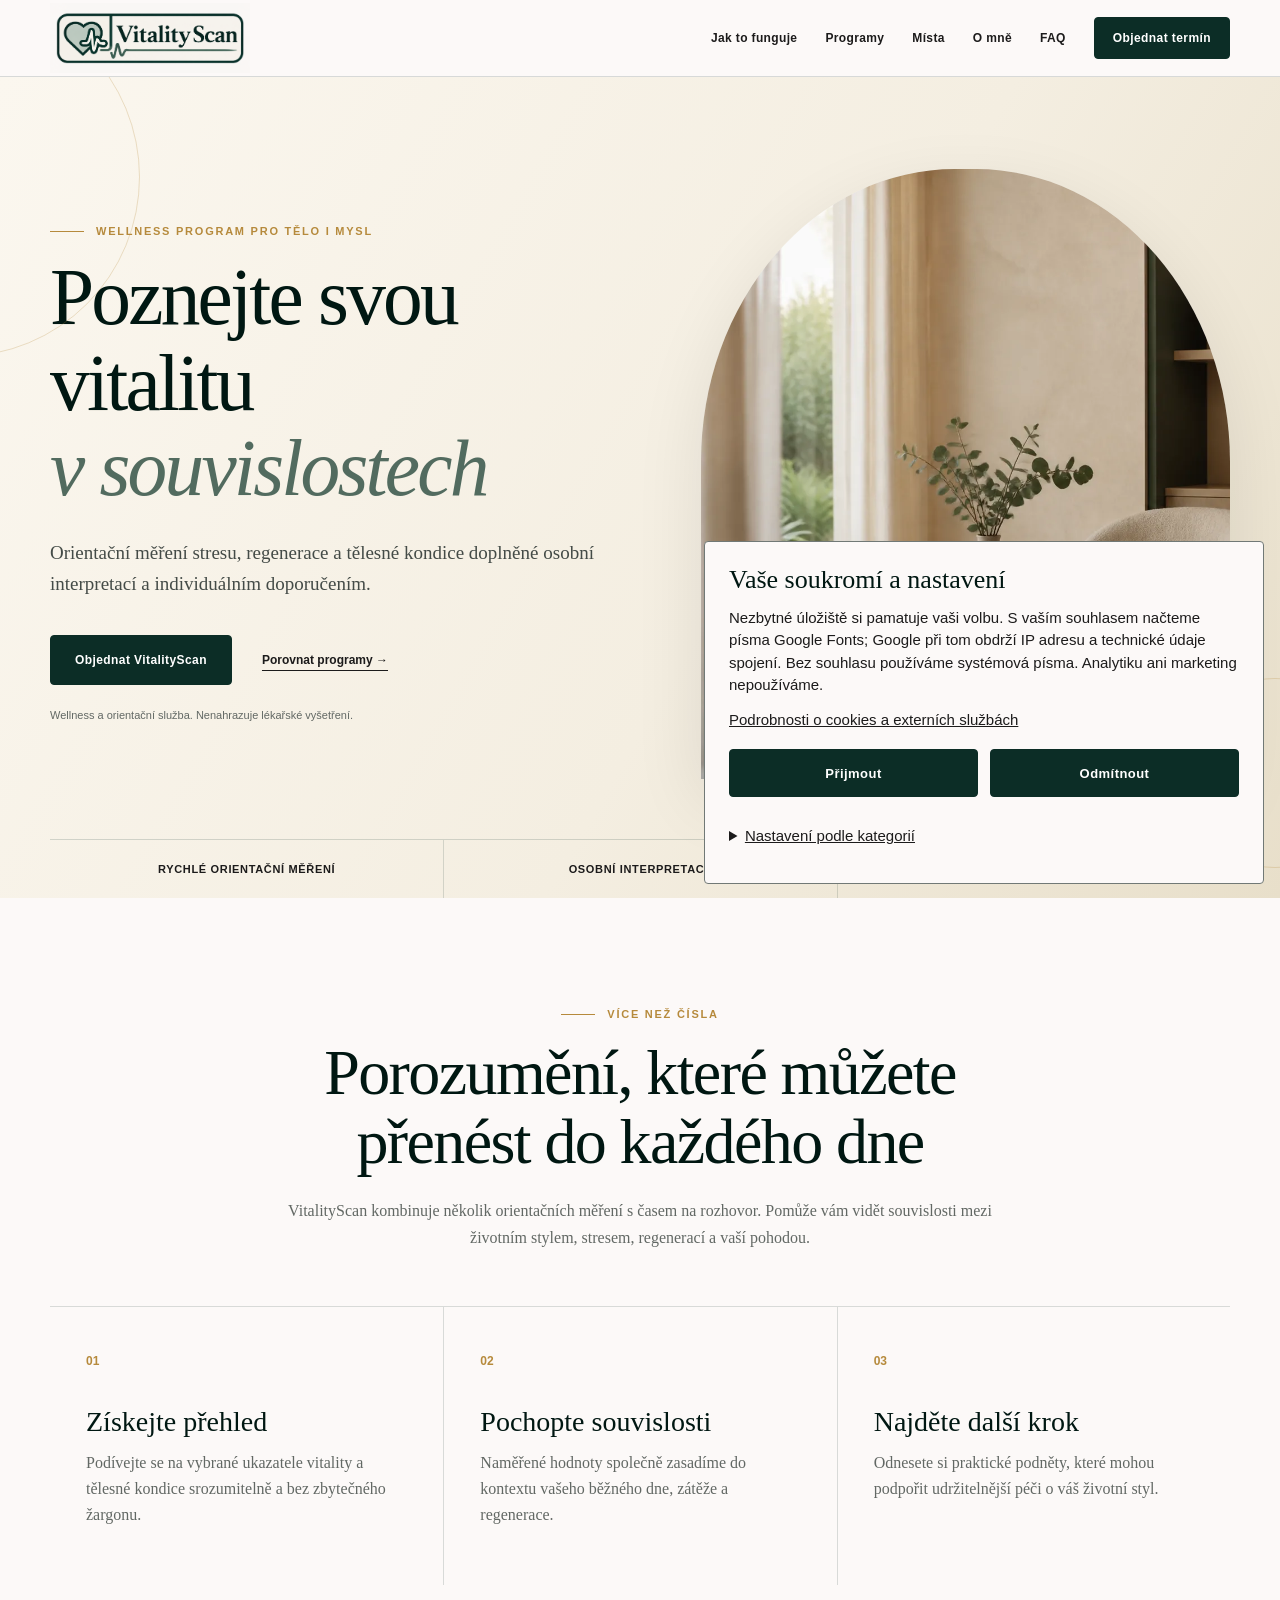
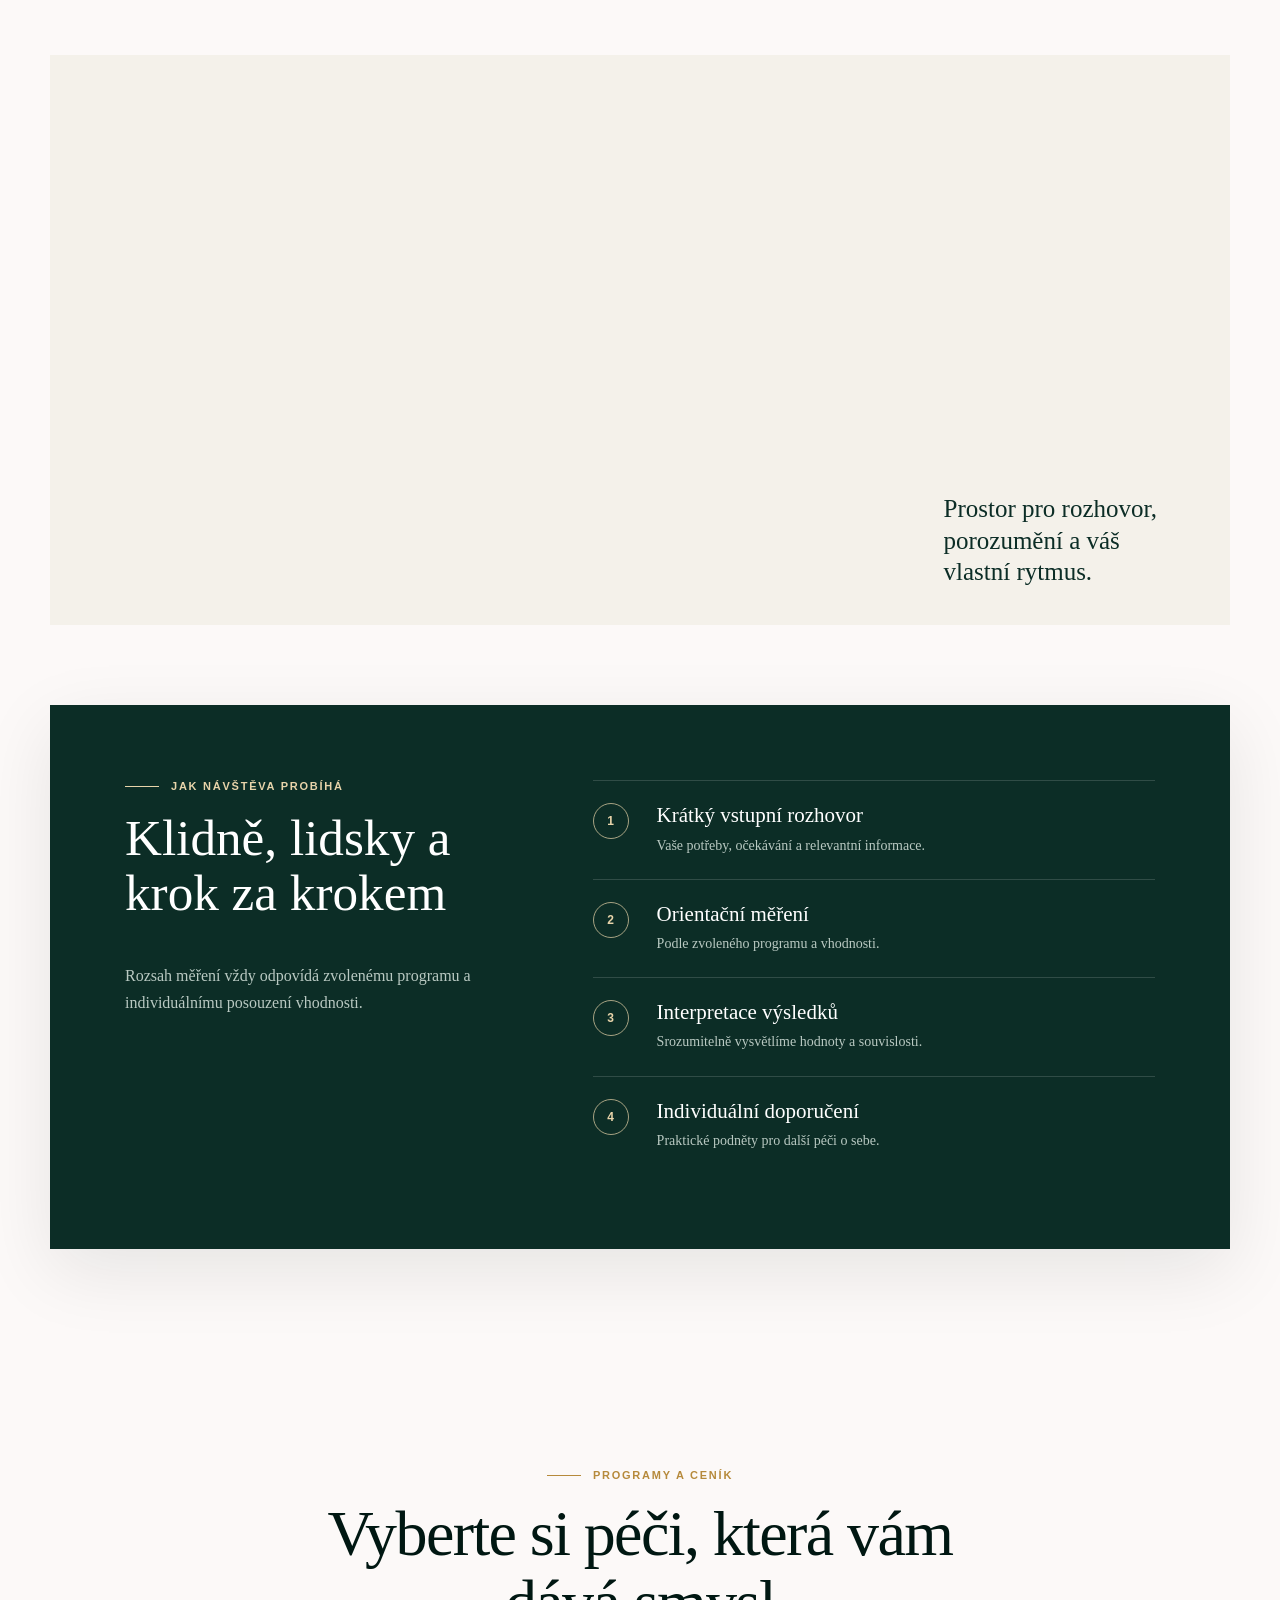
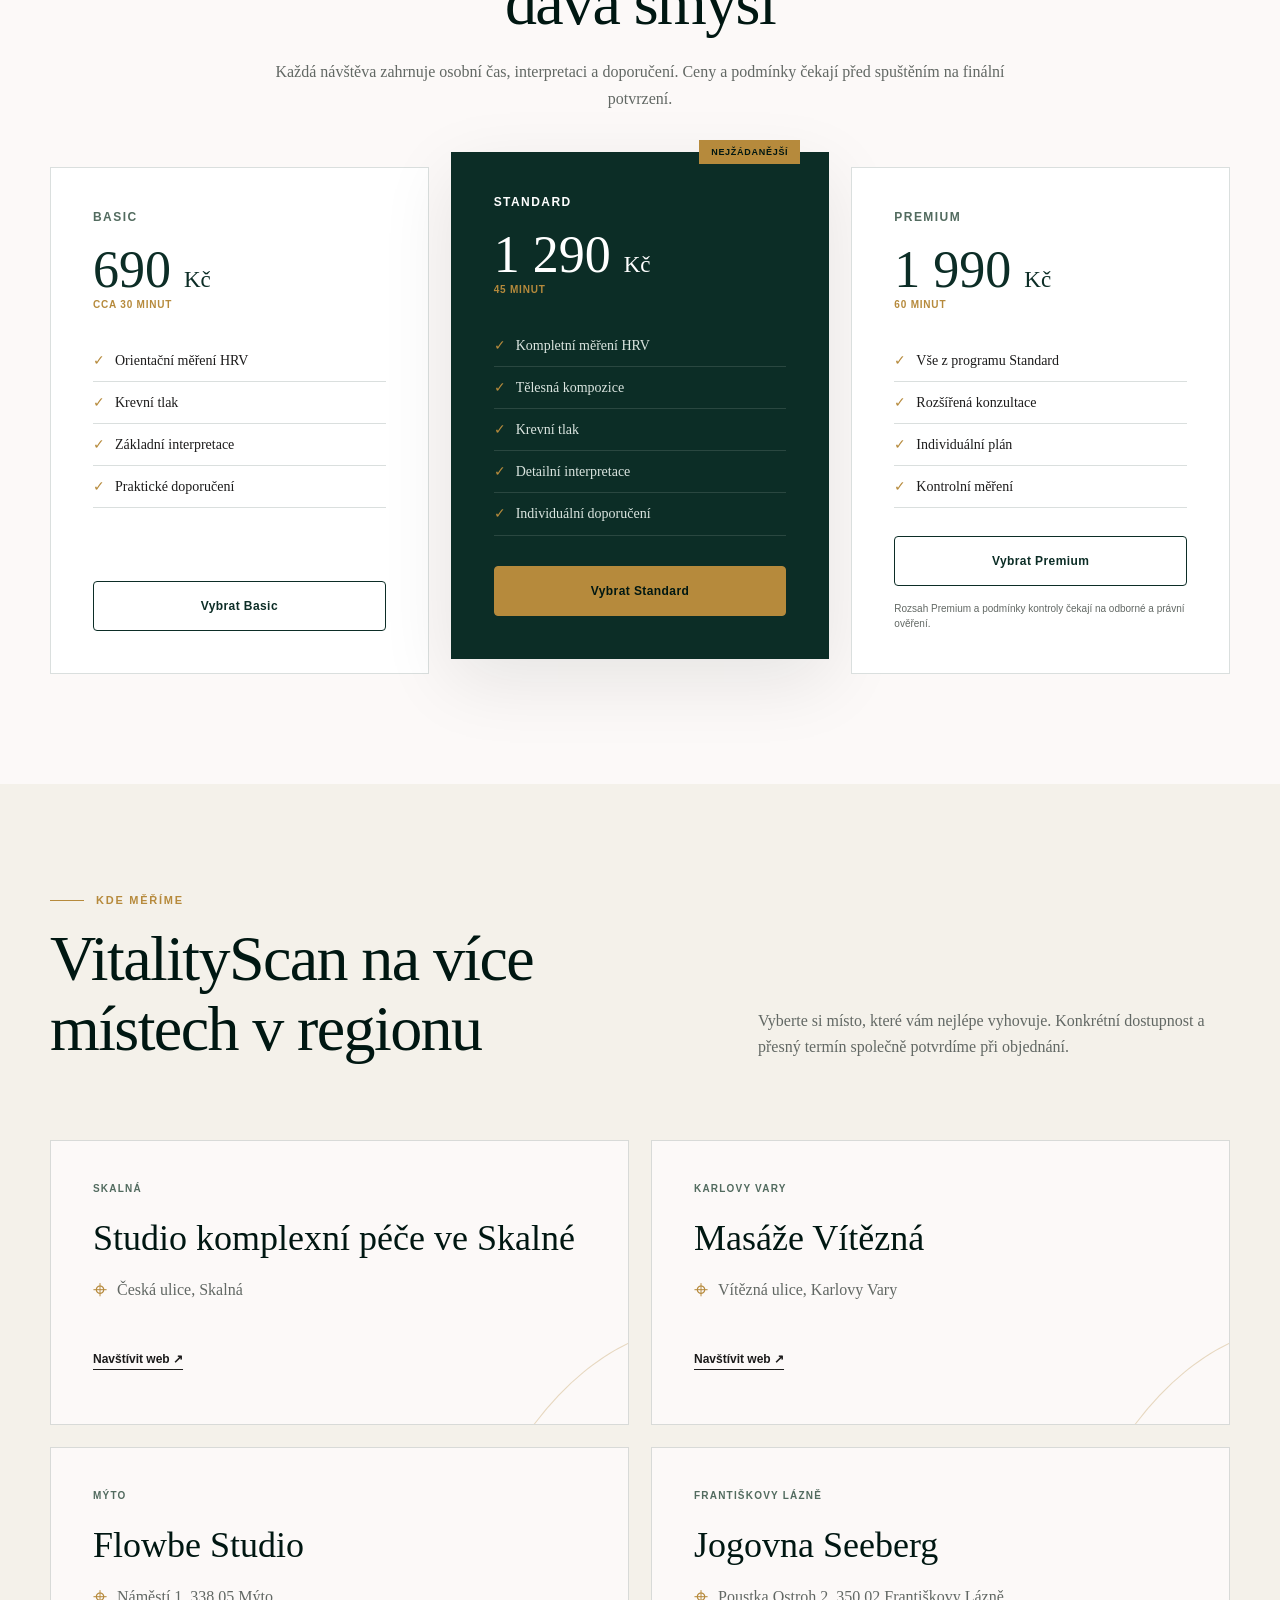
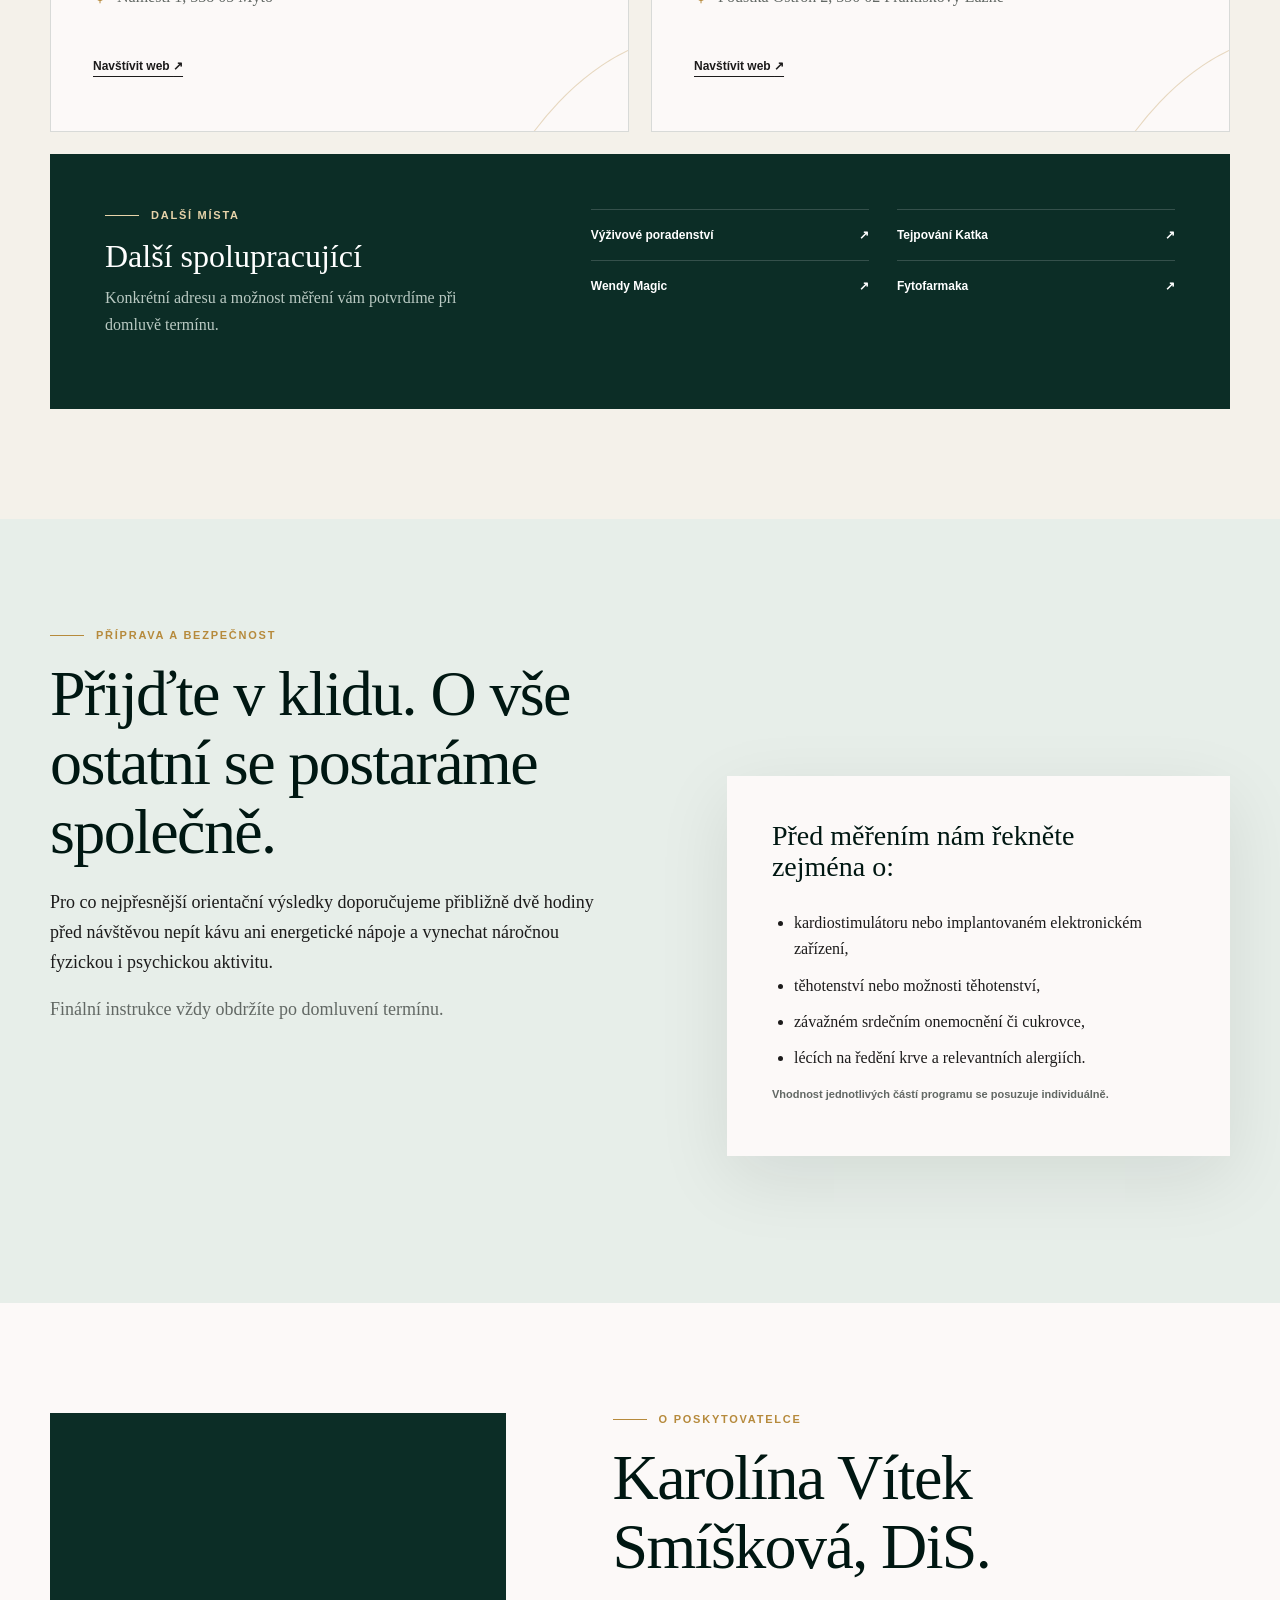
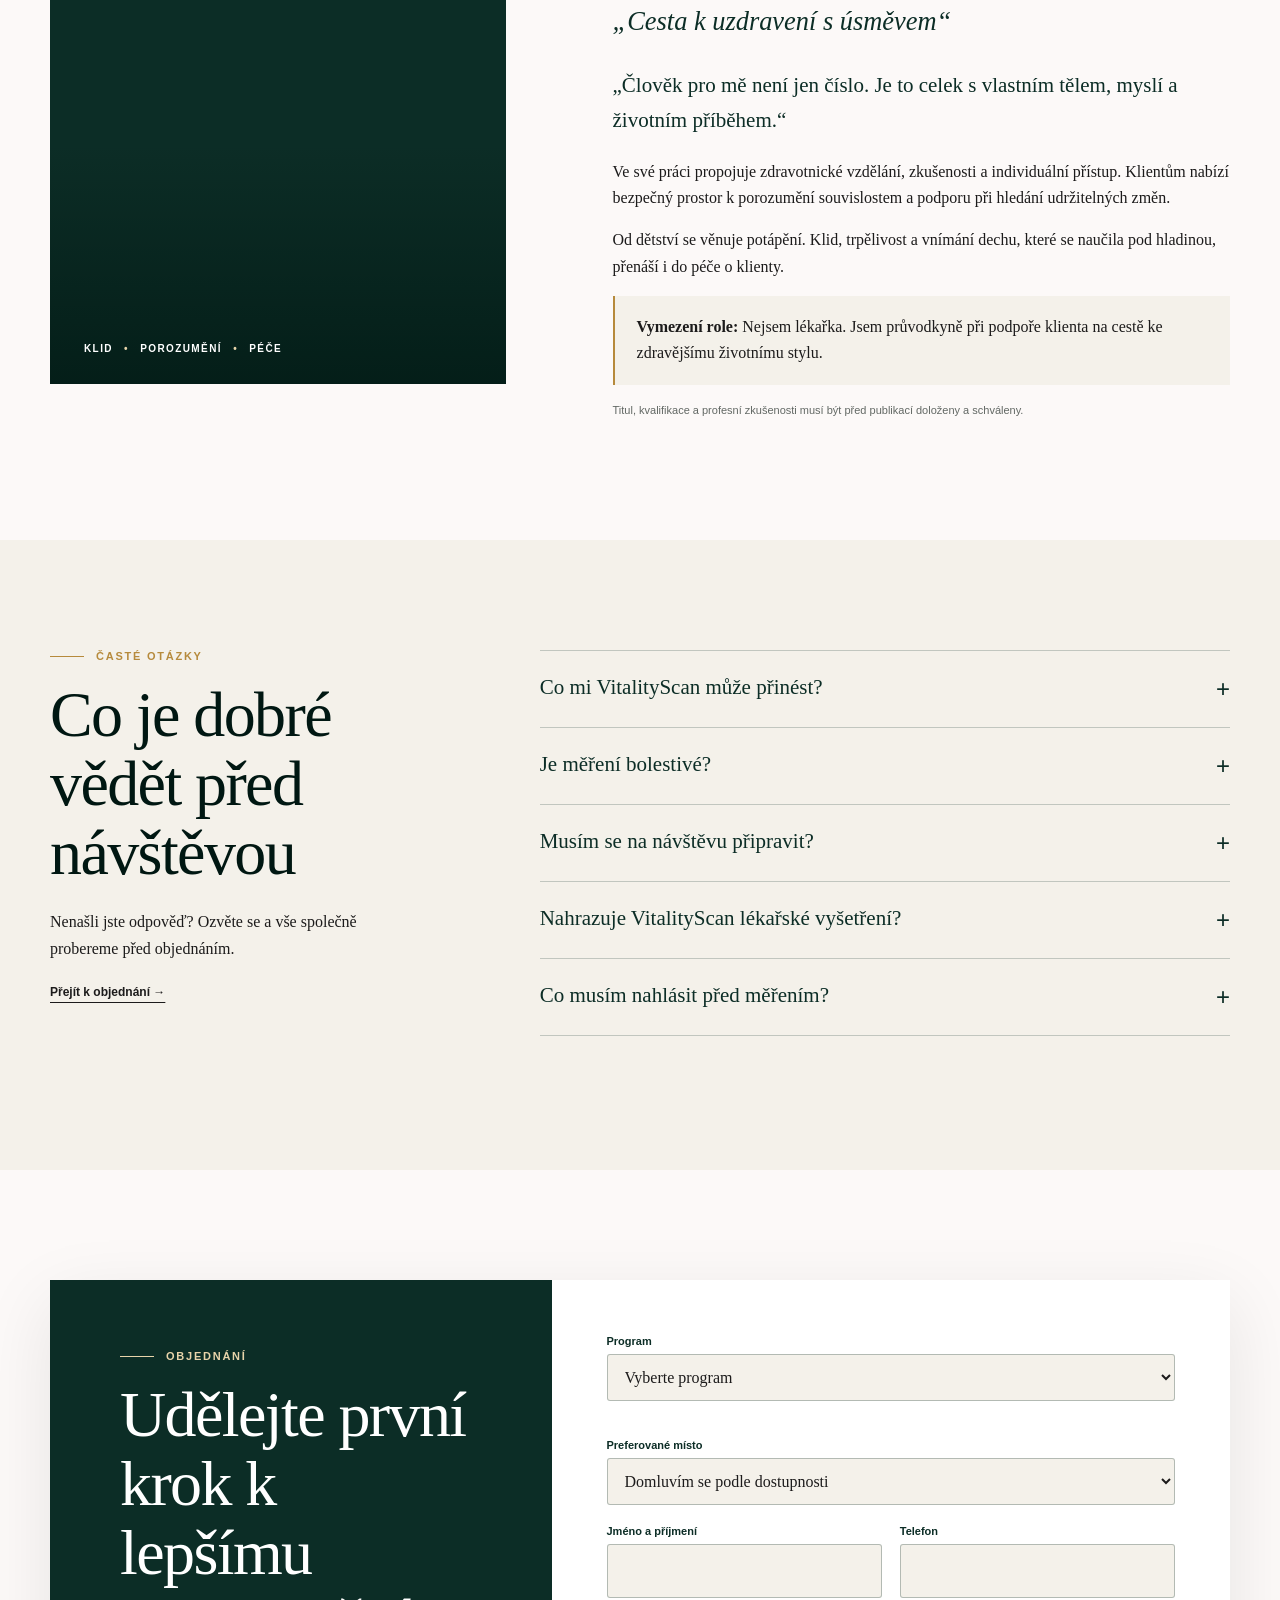
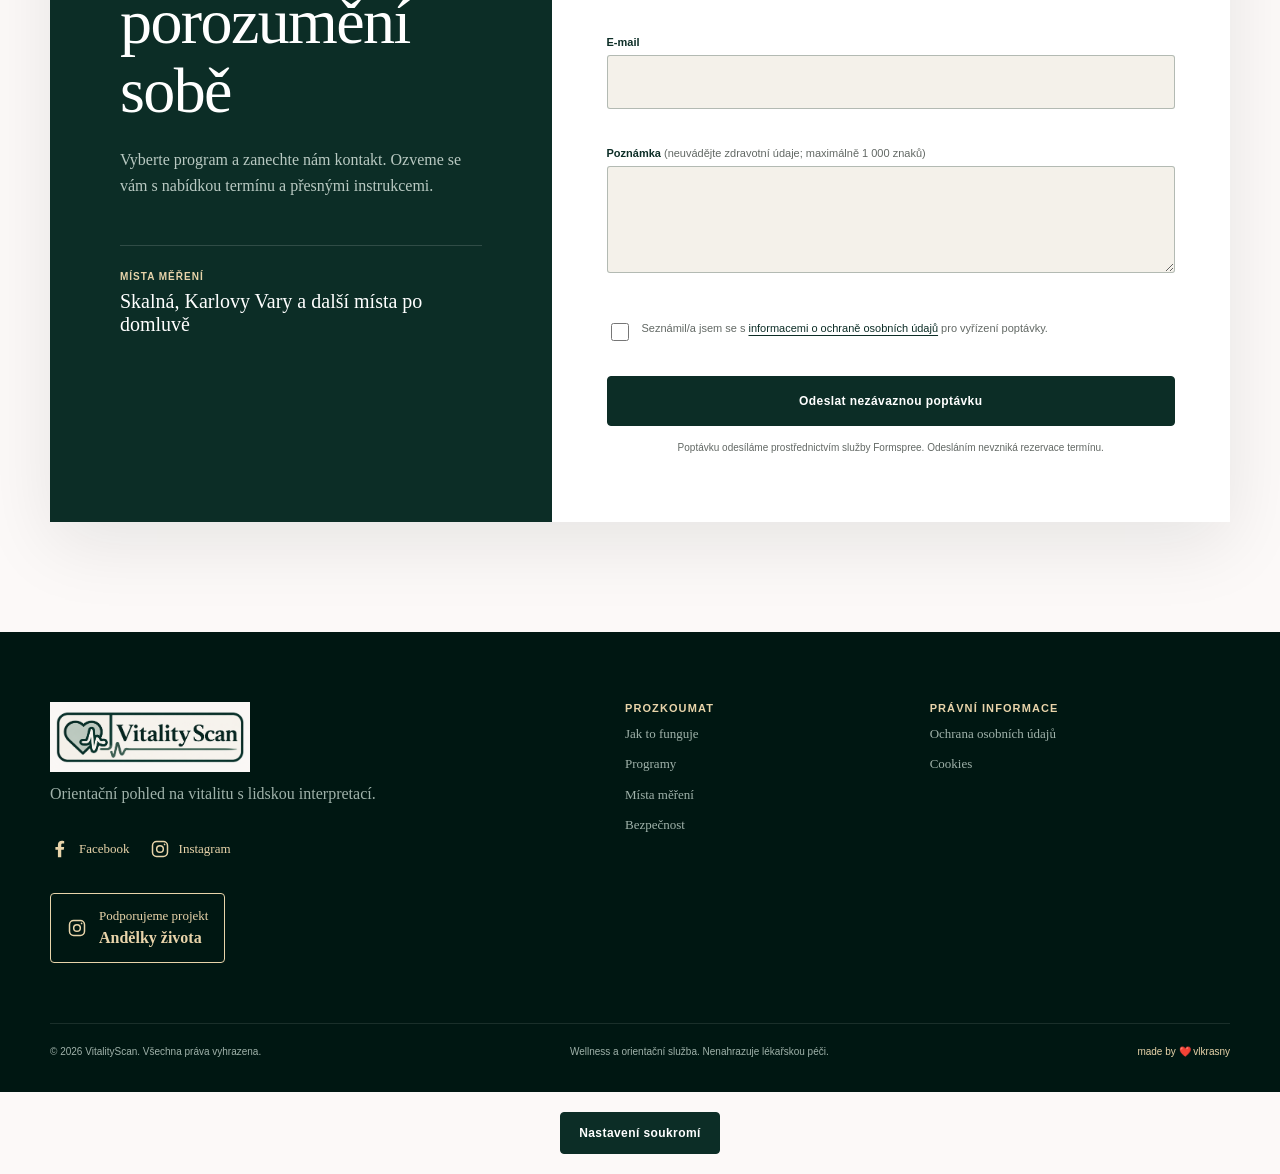
<file: index.html>
<!doctype html>
<html lang="cs">
<head>
  <meta charset="utf-8">
  <meta http-equiv="Content-Security-Policy" content="default-src 'self'; script-src 'self'; style-src 'self' https://fonts.googleapis.com; font-src https://fonts.gstatic.com; img-src 'self' data:; connect-src 'self' https://formspree.io; form-action 'self' https://formspree.io; object-src 'none'; base-uri 'self'; upgrade-insecure-requests">
  <meta name="referrer" content="strict-origin-when-cross-origin">
  <link rel="icon" type="image/png" href="favicon-96x96.png" sizes="96x96" />
  <link rel="icon" type="image/svg+xml" href="favicon.svg" />
  <link rel="shortcut icon" href="favicon.ico" />
  <link rel="apple-touch-icon" sizes="180x180" href="apple-touch-icon.png" />
  <link rel="manifest" href="site.webmanifest" />
  <meta name="viewport" content="width=device-width, initial-scale=1">
  <meta name="description" content="Trápí vás únava nebo hledáte životní rovnováhu? Objevte příčiny pomocí moderní technologie Vitality Scan. Udělejte první krok ke zdravějšímu životu.">
  <meta name="keywords" content="vitalityscan, VitalityScan, wellness, orientační měření vitality, HRV, stres, regenerace, tělesná kompozice, krevní tlak, Skalná, Karlovy Vary">
  <meta name="theme-color" content="#0c2d26">
  <title>VitalityScan: Komplexní analýza zdraví a životní rovnováha</title>
  <link data-consent-fonts data-href="https://fonts.googleapis.com/css2?family=EB+Garamond:wght@500;600&family=Libre+Caslon+Text:wght@400;700&family=Plus+Jakarta+Sans:wght@500;600;700&display=swap" rel="stylesheet">
  <link rel="stylesheet" href="styles.css">
  <script src="script.js" defer></script>
  <link rel="stylesheet" href="noscript.css">
  <script src="consent.js" defer></script>
  <link rel="canonical" href="https://vitalityscan.cz/">
  <meta property="og:title" content="VitalityScan – orientační měření vitality, stresu a regenerace">
  <meta property="og:description" content="Orientační wellness měření s osobní interpretací a individuálním doporučením. Poznejte svou vitalitu v souvislostech.">
  <meta property="og:type" content="website">
  <meta property="og:locale" content="cs_CZ">
  <meta property="og:site_name" content="VitalityScan">
  <meta property="og:url" content="https://vitalityscan.cz/">
  <meta property="og:image" content="https://vitalityscan.cz/assets/images/wellness-interior.webp">
  <meta property="og:image:width" content="1456">
  <meta property="og:image:height" content="1092">
  <meta property="og:image:alt" content="Klidný wellness interiér s přírodními materiály a rostlinami">
</head>
<body>
  <a class="skip-link" href="#obsah">Přejít na hlavní obsah</a>

  <header class="site-header" data-header>
    <div class="container header-inner">
      <a class="brand" href="#uvod" aria-label="VitalityScan — úvod">
        <img class="brand-logo" src="assets/images/logo-vitalityscan-uvod.png" alt="VitalityScan" width="2123" height="741">
      </a>
      <button class="menu-toggle" type="button" aria-expanded="false" aria-controls="main-nav">
        <span class="sr-only">Otevřít menu</span><span></span><span></span><span></span>
      </button>
      <nav class="main-nav" id="main-nav" aria-label="Hlavní navigace">
        <a href="#jak-to-funguje">Jak to funguje</a>
        <a href="#programy">Programy</a>
        <a href="#mista">Místa</a>
        <a href="#o-mne">O mně</a>
        <a href="#faq">FAQ</a>
        <a class="button button-small" href="#objednani">Objednat termín</a>
      </nav>
    </div>
  </header>

  <main id="obsah">
    <section class="hero" id="uvod">
      <div class="hero-orbit orbit-one" aria-hidden="true"></div>
      <div class="hero-orbit orbit-two" aria-hidden="true"></div>
      <div class="container hero-grid">
        <div class="hero-copy reveal">
          <p class="eyebrow">Wellness program pro tělo i mysl</p>
          <h1>Poznejte svou vitalitu <em>v souvislostech</em></h1>
          <p class="lead">Orientační měření stresu, regenerace a tělesné kondice doplněné osobní interpretací a individuálním doporučením.</p>
          <div class="hero-actions">
            <a class="button" href="#objednani">Objednat VitalityScan</a>
            <a class="text-link" href="#programy">Porovnat programy <span aria-hidden="true">→</span></a>
          </div>
          <p class="microcopy">Wellness a orientační služba. Nenahrazuje lékařské vyšetření.</p>
        </div>
        <figure class="hero-art reveal">
          <img src="assets/images/wellness-interior.webp" width="1456" height="1092" alt="Klidný wellness interiér s přírodními materiály a zelenými rostlinami">
          <div class="pulse-card">
            <span class="pulse-line" aria-hidden="true">⌁</span>
            <strong>Váš čas pro sebe</strong>
            <span>30–60 minut osobní péče</span>
          </div>
        </figure>
      </div>
      <div class="container trust-row" aria-label="Hlavní přínosy">
        <span>Rychlé orientační měření</span><span>Osobní interpretace</span><span>Praktická doporučení</span>
      </div>
    </section>

    <section class="section intro" id="jak-to-funguje">
      <div class="container">
        <div class="section-heading narrow reveal">
          <p class="eyebrow">Více než čísla</p>
          <h2>Porozumění, které můžete přenést do každého dne</h2>
          <p>VitalityScan kombinuje několik orientačních měření s časem na rozhovor. Pomůže vám vidět souvislosti mezi životním stylem, stresem, regenerací a vaší pohodou.</p>
        </div>
        <div class="benefit-grid">
          <article class="benefit reveal"><span>01</span><h3>Získejte přehled</h3><p>Podívejte se na vybrané ukazatele vitality a tělesné kondice srozumitelně a bez zbytečného žargonu.</p></article>
          <article class="benefit reveal"><span>02</span><h3>Pochopte souvislosti</h3><p>Naměřené hodnoty společně zasadíme do kontextu vašeho běžného dne, zátěže a regenerace.</p></article>
          <article class="benefit reveal"><span>03</span><h3>Najděte další krok</h3><p>Odnesete si praktické podněty, které mohou podpořit udržitelnější péči o váš životní styl.</p></article>
        </div>
        <figure class="editorial-image consultation-image reveal">
          <img src="assets/images/wellness-consultation.webp" width="1536" height="1024" loading="lazy" decoding="async" alt="Klidný osobní rozhovor u stolu v příjemném wellness prostředí">
          <figcaption>Prostor pro rozhovor, porozumění a váš vlastní rytmus.</figcaption>
        </figure>
        <div class="process reveal">
          <div class="process-copy"><p class="eyebrow light">Jak návštěva probíhá</p><h2>Klidně, lidsky a krok za krokem</h2><p>Rozsah měření vždy odpovídá zvolenému programu a individuálnímu posouzení vhodnosti.</p></div>
          <ol class="steps">
            <li><span>1</span><div><strong>Krátký vstupní rozhovor</strong><p>Vaše potřeby, očekávání a relevantní informace.</p></div></li>
            <li><span>2</span><div><strong>Orientační měření</strong><p>Podle zvoleného programu a vhodnosti.</p></div></li>
            <li><span>3</span><div><strong>Interpretace výsledků</strong><p>Srozumitelně vysvětlíme hodnoty a souvislosti.</p></div></li>
            <li><span>4</span><div><strong>Individuální doporučení</strong><p>Praktické podněty pro další péči o sebe.</p></div></li>
          </ol>
        </div>
      </div>
    </section>

    <section class="section pricing" id="programy">
      <div class="container">
        <div class="section-heading narrow reveal"><p class="eyebrow">Programy a ceník</p><h2>Vyberte si péči, která vám dává smysl</h2><p>Každá návštěva zahrnuje osobní čas, interpretaci a doporučení. Ceny a podmínky čekají před spuštěním na finální potvrzení.</p></div>
        <div class="price-grid">
          <article class="price-card reveal"><p class="plan">Basic</p><p class="price">690 <small>Kč</small></p><p class="duration">cca 30 minut</p><ul><li>Orientační měření HRV</li><li>Krevní tlak</li><li>Základní interpretace</li><li>Praktické doporučení</li></ul><a class="button button-outline select-plan" href="#objednani" data-plan="BASIC">Vybrat Basic</a></article>
          <article class="price-card popular reveal"><p class="badge">Nejžádanější</p><p class="plan">Standard</p><p class="price">1 290 <small>Kč</small></p><p class="duration">45 minut</p><ul><li>Kompletní měření HRV</li><li>Tělesná kompozice</li><li>Krevní tlak</li><li>Detailní interpretace</li><li>Individuální doporučení</li></ul><a class="button select-plan" href="#objednani" data-plan="STANDARD">Vybrat Standard</a></article>
          <article class="price-card reveal"><p class="plan">Premium</p><p class="price">1 990 <small>Kč</small></p><p class="duration">60 minut</p><ul><li>Vše z programu Standard</li><li>Rozšířená konzultace</li><li>Individuální plán</li><li>Kontrolní měření</li></ul><a class="button button-outline select-plan" href="#objednani" data-plan="PREMIUM">Vybrat Premium</a><p class="fine-print">Rozsah Premium a podmínky kontroly čekají na odborné a právní ověření.</p></article>
        </div>
      </div>
    </section>

    <section class="section locations" id="mista">
      <div class="container">
        <div class="section-heading split reveal">
          <div><p class="eyebrow">Kde měříme</p><h2>VitalityScan na více místech v regionu</h2></div>
          <p>Vyberte si místo, které vám nejlépe vyhovuje. Konkrétní dostupnost a přesný termín společně potvrdíme při objednání.</p>
        </div>
        <div class="location-grid">
          <article class="location-card reveal"><p class="card-label">Skalná</p><h3>Studio komplexní péče ve Skalné</h3><p class="location-address"><span aria-hidden="true">⌖</span> Česká ulice, Skalná</p><a class="text-link" href="https://www.massage-skalna.eu/" target="_blank" rel="noopener noreferrer">Navštívit web <span aria-hidden="true">↗</span></a></article>
          <article class="location-card reveal"><p class="card-label">Karlovy Vary</p><h3>Masáže Vítězná</h3><p class="location-address"><span aria-hidden="true">⌖</span> Vítězná ulice, Karlovy Vary</p><a class="text-link" href="https://masazevitezna.cz/?ved=2ahUKEwjn5IOq4pCWAxXdhP0HHShbLwgQgU96BAgNEA8" target="_blank" rel="noopener noreferrer">Navštívit web <span aria-hidden="true">↗</span></a></article>
          <article class="location-card reveal"><p class="card-label">Mýto</p><h3>Flowbe Studio</h3><p class="location-address"><span aria-hidden="true">⌖</span> Náměstí 1, 338 05 Mýto</p><a class="text-link" href="https://flowbe.cz/" target="_blank" rel="noopener noreferrer">Navštívit web <span aria-hidden="true">↗</span></a></article>
          <article class="location-card reveal"><p class="card-label">Františkovy Lázně</p><h3>Jogovna Seeberg</h3><p class="location-address"><span aria-hidden="true">⌖</span> Poustka Ostroh 2, 350 02 Františkovy Lázně</p><a class="text-link" href="https://www.seeberg.cz/cs/info/jogovna-7syBi4" target="_blank" rel="noopener noreferrer">Navštívit web <span aria-hidden="true">↗</span></a></article>
        </div>
        <div class="partner-locations reveal">
          <div><p class="eyebrow light">Další místa</p><h3>Další spolupracující</h3><p>Konkrétní adresu a možnost měření vám potvrdíme při domluvě termínu.</p></div>
          <div class="partner-links" aria-label="Další spolupracující místa">
            <a href="https://vyzivove-poradenstvi-2cd5b9.webnode.cz/" target="_blank" rel="noopener noreferrer"><span>Výživové poradenství</span><span aria-hidden="true">↗</span></a>
            <a href="https://tejpovani-katka.webnode.cz/" target="_blank" rel="noopener noreferrer"><span>Tejpování Katka</span><span aria-hidden="true">↗</span></a>
            <a href="https://www.wendymagic.cz/" target="_blank" rel="noopener noreferrer"><span>Wendy Magic</span><span aria-hidden="true">↗</span></a>
            <a href="https://fytofarmaka.eu/" target="_blank" rel="noopener noreferrer"><span>Fytofarmaka</span><span aria-hidden="true">↗</span></a>
          </div>
        </div>
      </div>
    </section>

    <section class="section safety" id="bezpecnost">
      <div class="container safety-grid">
        <div class="reveal"><p class="eyebrow">Příprava a bezpečnost</p><h2>Přijďte v klidu. O vše ostatní se postaráme společně.</h2><p>Pro co nejpřesnější orientační výsledky doporučujeme přibližně dvě hodiny před návštěvou nepít kávu ani energetické nápoje a vynechat náročnou fyzickou i psychickou aktivitu.</p><p class="muted">Finální instrukce vždy obdržíte po domluvení termínu.</p><figure class="editorial-image botanical-image"><img src="assets/images/botanical-pause.webp" width="1536" height="1024" loading="lazy" decoding="async" alt="Keramický šálek, přírodní len a zelené větvičky v měkkém denním světle"></figure></div>
        <div class="safety-card reveal"><h3>Před měřením nám řekněte zejména&nbsp;o:</h3><ul><li>kardiostimulátoru nebo implantovaném elektronickém zařízení,</li><li>těhotenství nebo možnosti těhotenství,</li><li>závažném srdečním onemocnění či cukrovce,</li><li>lécích na ředění krve a relevantních alergiích.</li></ul><p>Vhodnost jednotlivých částí programu se posuzuje individuálně.</p></div>
      </div>
    </section>

    <section class="section about" id="o-mne">
      <div class="container about-grid">
        <figure class="portrait-art provider-portrait reveal">
          <img src="assets/images/karolina-vitek-smiskova-portret.webp" width="960" height="1200" loading="lazy" decoding="async" alt="Portrét Karolíny Vítek Smíškové, DiS.">
          <figcaption>Klid <span aria-hidden="true">•</span> porozumění <span aria-hidden="true">•</span> péče</figcaption>
        </figure>
        <div class="about-copy reveal"><p class="eyebrow">O poskytovatelce</p><h2>Karolína Vítek Smíšková, DiS.</h2><p class="personal-motto"><span class="sr-only">Osobní motto: </span>„Cesta k uzdravení s úsměvem“</p><p class="large-copy">„Člověk pro mě není jen číslo. Je to celek s vlastním tělem, myslí a životním příběhem.“</p><p>Ve své práci propojuje zdravotnické vzdělání, zkušenosti a individuální přístup. Klientům nabízí bezpečný prostor k porozumění souvislostem a podporu při hledání udržitelných změn.</p><p>Od dětství se věnuje potápění. Klid, trpělivost a vnímání dechu, které se naučila pod hladinou, přenáší i do péče o klienty.</p><p class="role-note"><strong>Vymezení role:</strong> Nejsem lékařka. Jsem průvodkyně při podpoře klienta na cestě ke zdravějšímu životnímu stylu.</p><p class="verification-note">Titul, kvalifikace a profesní zkušenosti musí být před publikací doloženy a schváleny.</p></div>
      </div>
    </section>

    <section class="section faq" id="faq">
      <div class="container faq-grid">
        <div class="section-heading reveal"><p class="eyebrow">Časté otázky</p><h2>Co je dobré vědět před návštěvou</h2><p>Nenašli jste odpověď? Ozvěte se a vše společně probereme před objednáním.</p><a class="text-link" href="#objednani">Přejít k objednání →</a></div>
        <div class="accordion reveal">
          <div class="faq-item"><h3><button type="button" aria-expanded="false" aria-controls="faq-1">Co mi VitalityScan může přinést?<span>+</span></button></h3><div id="faq-1" class="faq-panel"><p>Orientační přehled o vybraných ukazatelích, osobní vysvětlení souvislostí a praktické podněty pro péči o životní styl.</p></div></div>
          <div class="faq-item"><h3><button type="button" aria-expanded="false" aria-controls="faq-2">Je měření bolestivé?<span>+</span></button></h3><div id="faq-2" class="faq-panel"><p>Běžné části měření jsou rychlé a obecně bezbolestné. Přesný rozsah vždy závisí na zvoleném programu a posouzení vhodnosti.</p></div></div>
          <div class="faq-item"><h3><button type="button" aria-expanded="false" aria-controls="faq-3">Musím se na návštěvu připravit?<span>+</span></button></h3><div id="faq-3" class="faq-panel"><p>Přibližně dvě hodiny před termínem doporučujeme nepít kávu ani energetické nápoje a vynechat náročnou fyzickou i psychickou aktivitu.</p></div></div>
          <div class="faq-item"><h3><button type="button" aria-expanded="false" aria-controls="faq-4">Nahrazuje VitalityScan lékařské vyšetření?<span>+</span></button></h3><div id="faq-4" class="faq-panel"><p>Ne. Jde o wellness a orientační službu, která nenahrazuje lékařské vyšetření, diagnózu ani léčbu.</p></div></div>
          <div class="faq-item"><h3><button type="button" aria-expanded="false" aria-controls="faq-5">Co musím nahlásit před měřením?<span>+</span></button></h3><div id="faq-5" class="faq-panel"><p>Zejména implantované elektronické zařízení, těhotenství, závažné srdeční onemocnění, cukrovku, léky na ředění krve a relevantní alergie.</p></div></div>
        </div>
      </div>
    </section>

    <section class="section booking" id="objednani">
      <div class="container booking-shell">
        <div class="booking-copy reveal"><p class="eyebrow light">Objednání</p><h2>Udělejte první krok k lepšímu porozumění sobě</h2><p>Vyberte program a zanechte nám kontakt. Ozveme se vám s nabídkou termínu a přesnými instrukcemi.</p><div class="contact-placeholder"><span>Místa měření</span><strong>Skalná, Karlovy Vary a další místa po domluvě</strong></div></div>
        <form class="booking-form reveal" id="booking-form" action="https://formspree.io/f/xvkowoyw" method="post">
          <div hidden aria-hidden="true"><label for="gotcha">Toto pole nevyplňujte</label><input id="gotcha" name="_gotcha" type="text" tabindex="-1" autocomplete="off"></div>
          <div class="field"><label for="program">Program</label><select id="program" name="program" required><option value="">Vyberte program</option><option value="BASIC">BASIC — 690 Kč</option><option value="STANDARD">STANDARD — 1 290 Kč</option><option value="PREMIUM">PREMIUM — 1 990 Kč</option></select><span class="field-error" id="program-error"></span></div>
          <div class="field"><label for="location">Preferované místo</label><select id="location" name="location"><option value="">Domluvím se podle dostupnosti</option><option value="Skalná — Česká ulice">Skalná — Česká ulice</option><option value="Karlovy Vary — Vítězná ulice">Karlovy Vary — Vítězná ulice</option><option value="Jiné spolupracující místo">Jiné spolupracující místo</option></select></div>
          <div class="field-row"><div class="field"><label for="name">Jméno a příjmení</label><input id="name" name="name" type="text" autocomplete="name" required><span class="field-error" id="name-error"></span></div><div class="field"><label for="phone">Telefon</label><input id="phone" name="phone" type="tel" autocomplete="tel" required><span class="field-error" id="phone-error"></span></div></div>
          <div class="field"><label for="email">E-mail</label><input id="email" name="email" type="email" autocomplete="email" required><span class="field-error" id="email-error"></span></div>
          <div class="field"><label for="note">Poznámka <span>(neuvádějte zdravotní údaje; maximálně 1 000 znaků)</span></label><textarea id="note" name="note" rows="3" maxlength="1000" aria-describedby="note-error"></textarea><span class="field-error" id="note-error"></span></div>
          <label class="check"><input type="checkbox" id="privacy" name="privacy" value="Seznámení s informacemi potvrzeno" required><span>Seznámil/a jsem se s <a href="ochrana-osobnich-udaju.html" target="_blank">informacemi o ochraně osobních údajů</a> pro vyřízení poptávky.</span></label><span class="field-error" id="privacy-error"></span>
          <button class="button" type="submit">Odeslat nezávaznou poptávku</button>
          <p class="form-note">Poptávku odesíláme prostřednictvím služby Formspree. Odesláním nevzniká rezervace termínu.</p>
          <div class="form-status" id="form-status" role="status" aria-live="polite"></div>
        </form>
      </div>
    </section>
  </main>

  <footer class="site-footer">
    <div class="container footer-grid"><div><a class="brand footer-brand" href="#uvod"><img class="brand-logo" src="assets/images/logo-vitalityscan-uvod.png" alt="VitalityScan" width="2123" height="741"></a><p>Orientační pohled na vitalitu s lidskou interpretací.</p><nav class="footer-social" aria-label="Sociální sítě">
  <a href="https://www.facebook.com/profile.php?id=61594457528775"><svg width="20" height="20" viewBox="0 0 24 24" fill="currentColor" aria-hidden="true" focusable="false"><path d="M13.5 22v-9h3l.5-3.5h-3.5V7.3c0-1 .3-1.8 1.8-1.8H17V2.3c-.3 0-1.4-.3-2.7-.3-2.8 0-4.8 1.7-4.8 4.9v2.6H6.5V13h3v9z"/></svg><span>Facebook</span></a>
  <a href="https://www.instagram.com/vitalityscancz/"><svg width="20" height="20" viewBox="0 0 24 24" fill="none" stroke="currentColor" stroke-width="1.8" aria-hidden="true" focusable="false"><rect x="3" y="3" width="18" height="18" rx="5"/><circle cx="12" cy="12" r="4"/><circle cx="17.5" cy="6.5" r="1" fill="currentColor" stroke="none"/></svg><span>Instagram</span></a>
</nav><p class="footer-support"><a href="https://www.instagram.com/andelky_zivota_2026?utm_source=qr&amp;stkn=MW5oNnlwcmx2c3czNg=="><svg width="20" height="20" viewBox="0 0 24 24" fill="none" stroke="currentColor" stroke-width="1.8" aria-hidden="true" focusable="false"><rect x="3" y="3" width="18" height="18" rx="5"/><circle cx="12" cy="12" r="4"/><circle cx="17.5" cy="6.5" r="1" fill="currentColor" stroke="none"/></svg><span>Podporujeme projekt <strong>Andělky života</strong></span></a></p></div><div><h2>Prozkoumat</h2><a href="#jak-to-funguje">Jak to funguje</a><a href="#programy">Programy</a><a href="#mista">Místa měření</a><a href="#bezpecnost">Bezpečnost</a></div><div><h2>Právní informace</h2><a href="ochrana-osobnich-udaju.html">Ochrana osobních údajů</a><a href="cookies.html">Cookies</a></div></div>
    <div class="container footer-bottom"><p>© <span id="year"></span> VitalityScan. Všechna práva vyhrazena.</p><p>Wellness a orientační služba. Nenahrazuje lékařskou péči.</p><p><a class="footer-credit" href="https://vlkrasny.cz" target="_blank" rel="noopener noreferrer">made by <span aria-hidden="true">❤️</span><span class="sr-only">s láskou</span> vlkrasny</a></p></div>
  </footer>
<div class="consent-footer"><button class="button button-small" type="button" data-consent-open hidden>Nastavení soukromí</button><noscript>Nepovinné služby jsou vypnuté. Nastavení souhlasu vyžaduje JavaScript.</noscript></div>
</body>
</html>
</file>
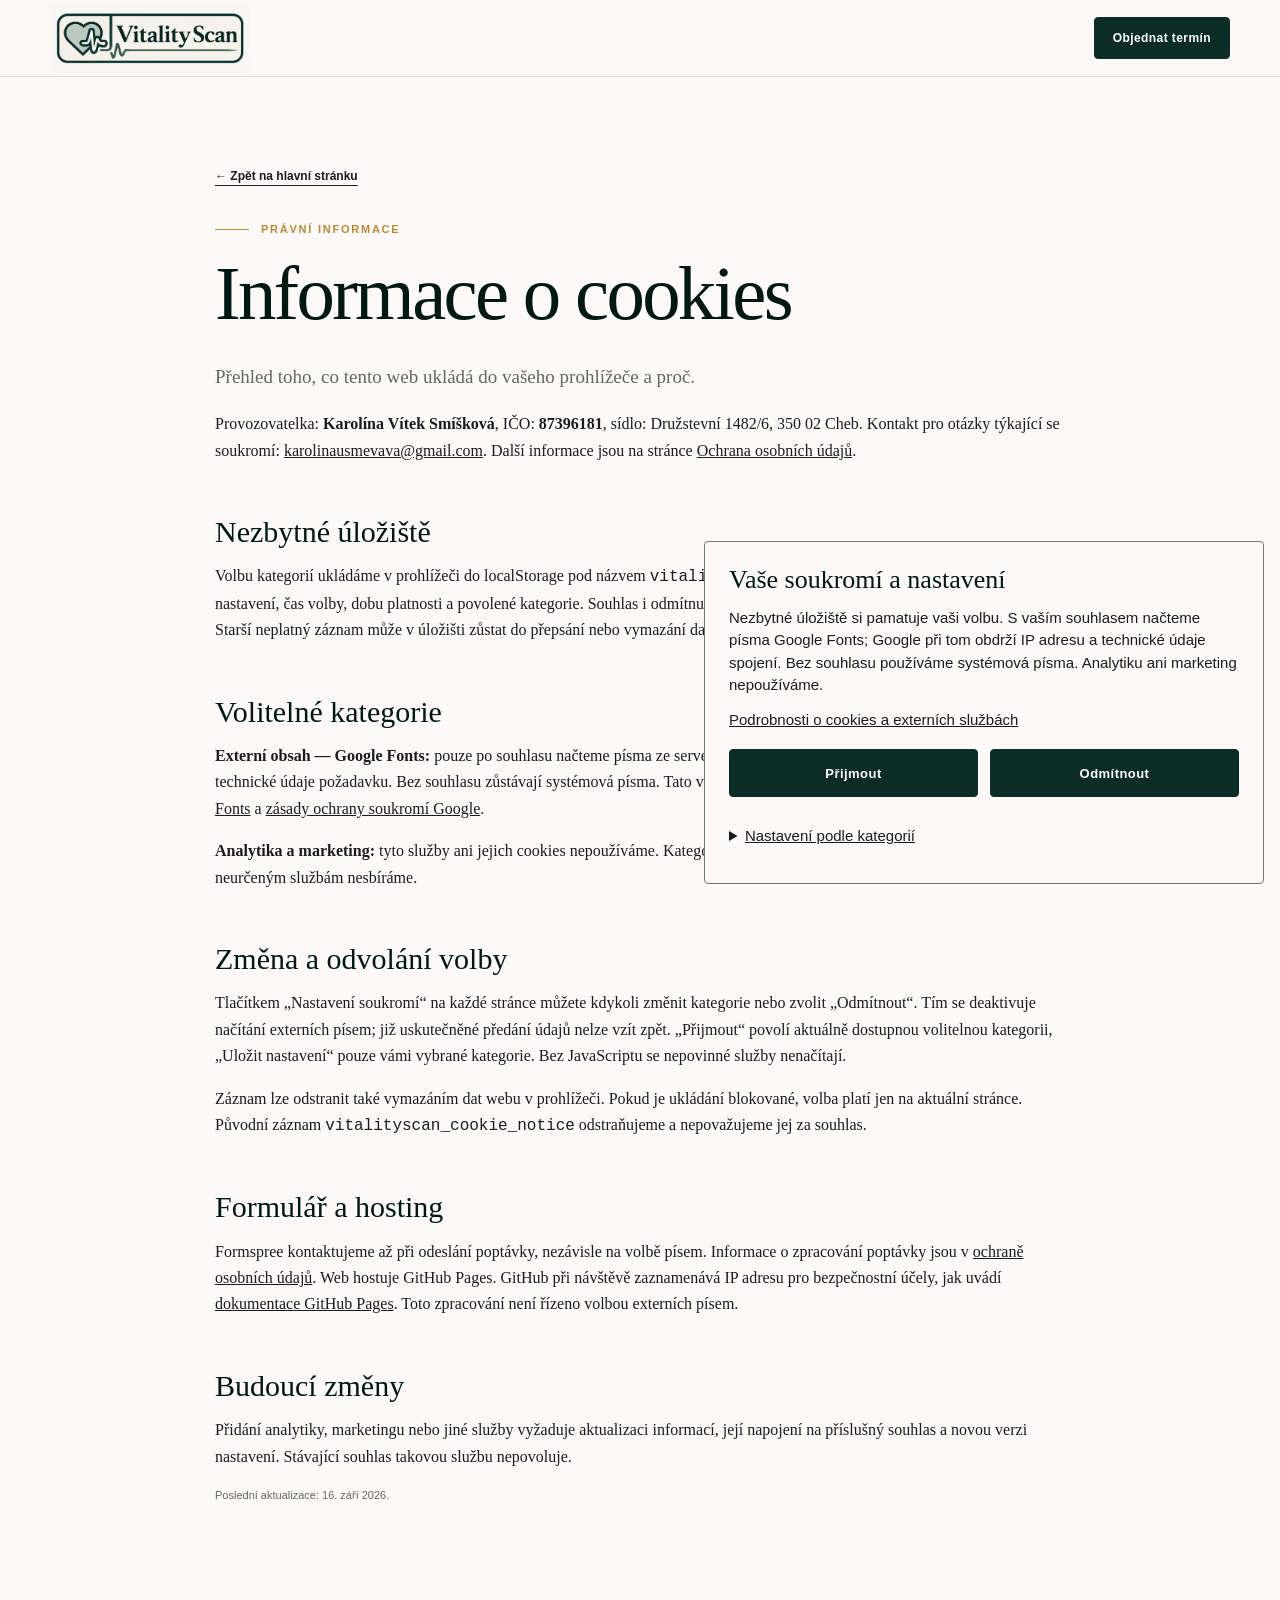
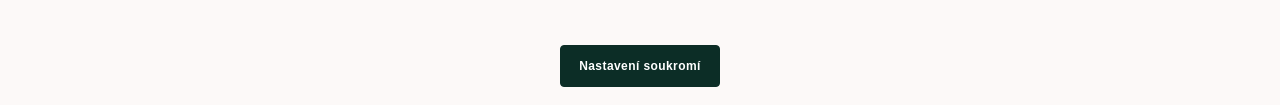
<file: cookies.html>
<!doctype html>
<html lang="cs">
<head>
  <meta charset="utf-8">
  <meta http-equiv="Content-Security-Policy" content="default-src 'self'; script-src 'self'; style-src 'self' https://fonts.googleapis.com; font-src https://fonts.gstatic.com; img-src 'self' data:; connect-src 'self' https://formspree.io; form-action 'self' https://formspree.io; object-src 'none'; base-uri 'self'; upgrade-insecure-requests">
  <meta name="referrer" content="strict-origin-when-cross-origin">
  <link rel="icon" type="image/png" href="favicon-96x96.png" sizes="96x96" />
  <link rel="icon" type="image/svg+xml" href="favicon.svg" />
  <link rel="shortcut icon" href="favicon.ico" />
  <link rel="apple-touch-icon" sizes="180x180" href="apple-touch-icon.png" />
  <link rel="manifest" href="site.webmanifest" />
  <meta name="viewport" content="width=device-width, initial-scale=1">
  <meta name="robots" content="noindex">
  <meta name="theme-color" content="#0c2d26">
  <title>Cookies | VitalityScan</title>
  <link data-consent-fonts data-href="https://fonts.googleapis.com/css2?family=EB+Garamond:wght@500;600&family=Libre+Caslon+Text:wght@400;700&family=Plus+Jakarta+Sans:wght@500;600;700&display=swap" rel="stylesheet">
  <link rel="stylesheet" href="styles.css">
  <script src="consent.js" defer></script>
  <link rel="canonical" href="https://vitalityscan.cz/cookies.html">
</head>
<body>
  <a class="skip-link" href="#obsah">Přejít na hlavní obsah</a>
  <header class="site-header"><div class="container header-inner"><a class="brand" href="index.html" aria-label="VitalityScan — úvod"><img class="brand-logo" src="assets/images/logo-vitalityscan-uvod.png" alt="VitalityScan" width="2123" height="741"></a><a class="button button-small" href="index.html#objednani">Objednat termín</a></div></header>
  <main class="legal-main" id="obsah"><article class="container legal-shell">
    <a class="legal-back" href="index.html">← Zpět na hlavní stránku</a>
    <p class="eyebrow">Právní informace</p><h1>Informace o cookies</h1>
    <p class="legal-lead">Přehled toho, co tento web ukládá do vašeho prohlížeče a proč.</p>
    <p>Provozovatelka: <strong>Karolína Vítek Smíšková</strong>, IČO: <strong>87396181</strong>, sídlo: Družstevní 1482/6, 350 02 Cheb. Kontakt pro otázky týkající se soukromí: <a href="mailto:karolinausmevava@gmail.com">karolinausmevava@gmail.com</a>. Další informace jsou na stránce <a href="ochrana-osobnich-udaju.html">Ochrana osobních údajů</a>.</p>
    <h2>Nezbytné úložiště</h2>
    <p>Volbu kategorií ukládáme v prohlížeči do localStorage pod názvem <code>vitalityscan_consent</code>. Záznam obsahuje verzi nastavení, čas volby, dobu platnosti a povolené kategorie. Souhlas i odmítnutí respektujeme 180 dní; poté požádáme o novou volbu. Starší neplatný záznam může v úložišti zůstat do přepsání nebo vymazání dat webu, nepovoluje však služby.</p>
    <h2>Volitelné kategorie</h2>
    <p><strong>Externí obsah — Google Fonts:</strong> pouze po souhlasu načteme písma ze serverů Google. Při spojení Google obdrží IP adresu a technické údaje požadavku. Bez souhlasu zůstávají systémová písma. Tato volba řídí externí spojení. Podrobnosti uvádí <a href="https://fonts.google.com/faq">Google Fonts</a> a <a href="https://policies.google.com/privacy?hl=cs">zásady ochrany soukromí Google</a>.</p>
    <p><strong>Analytika a marketing:</strong> tyto služby ani jejich cookies nepoužíváme. Kategorie jsou neaktivní a souhlas k budoucím, dosud neurčeným službám nesbíráme.</p>
    <h2>Změna a odvolání volby</h2>
    <p>Tlačítkem „Nastavení soukromí“ na každé stránce můžete kdykoli změnit kategorie nebo zvolit „Odmítnout“. Tím se deaktivuje načítání externích písem; již uskutečněné předání údajů nelze vzít zpět. „Přijmout“ povolí aktuálně dostupnou volitelnou kategorii, „Uložit nastavení“ pouze vámi vybrané kategorie. Bez JavaScriptu se nepovinné služby nenačítají.</p>
    <p>Záznam lze odstranit také vymazáním dat webu v prohlížeči. Pokud je ukládání blokované, volba platí jen na aktuální stránce. Původní záznam <code>vitalityscan_cookie_notice</code> odstraňujeme a nepovažujeme jej za souhlas.</p>
    <h2>Formulář a hosting</h2>
    <p>Formspree kontaktujeme až při odeslání poptávky, nezávisle na volbě písem. Informace o zpracování poptávky jsou v <a href="ochrana-osobnich-udaju.html">ochraně osobních údajů</a>. Web hostuje GitHub Pages. GitHub při návštěvě zaznamenává IP adresu pro bezpečnostní účely, jak uvádí <a href="https://docs.github.com/en/pages/getting-started-with-github-pages/what-is-github-pages#data-collection">dokumentace GitHub Pages</a>. Toto zpracování není řízeno volbou externích písem.</p>
    <h2>Budoucí změny</h2>
    <p>Přidání analytiky, marketingu nebo jiné služby vyžaduje aktualizaci informací, její napojení na příslušný souhlas a novou verzi nastavení. Stávající souhlas takovou službu nepovoluje.</p>
    <p class="verification-note">Poslední aktualizace: 16. září 2026.</p>
  </article></main>
<div class="consent-footer"><button class="button button-small" type="button" data-consent-open hidden>Nastavení soukromí</button><noscript>Nepovinné služby jsou vypnuté. Nastavení souhlasu vyžaduje JavaScript.</noscript></div>
</body></html>
</file>
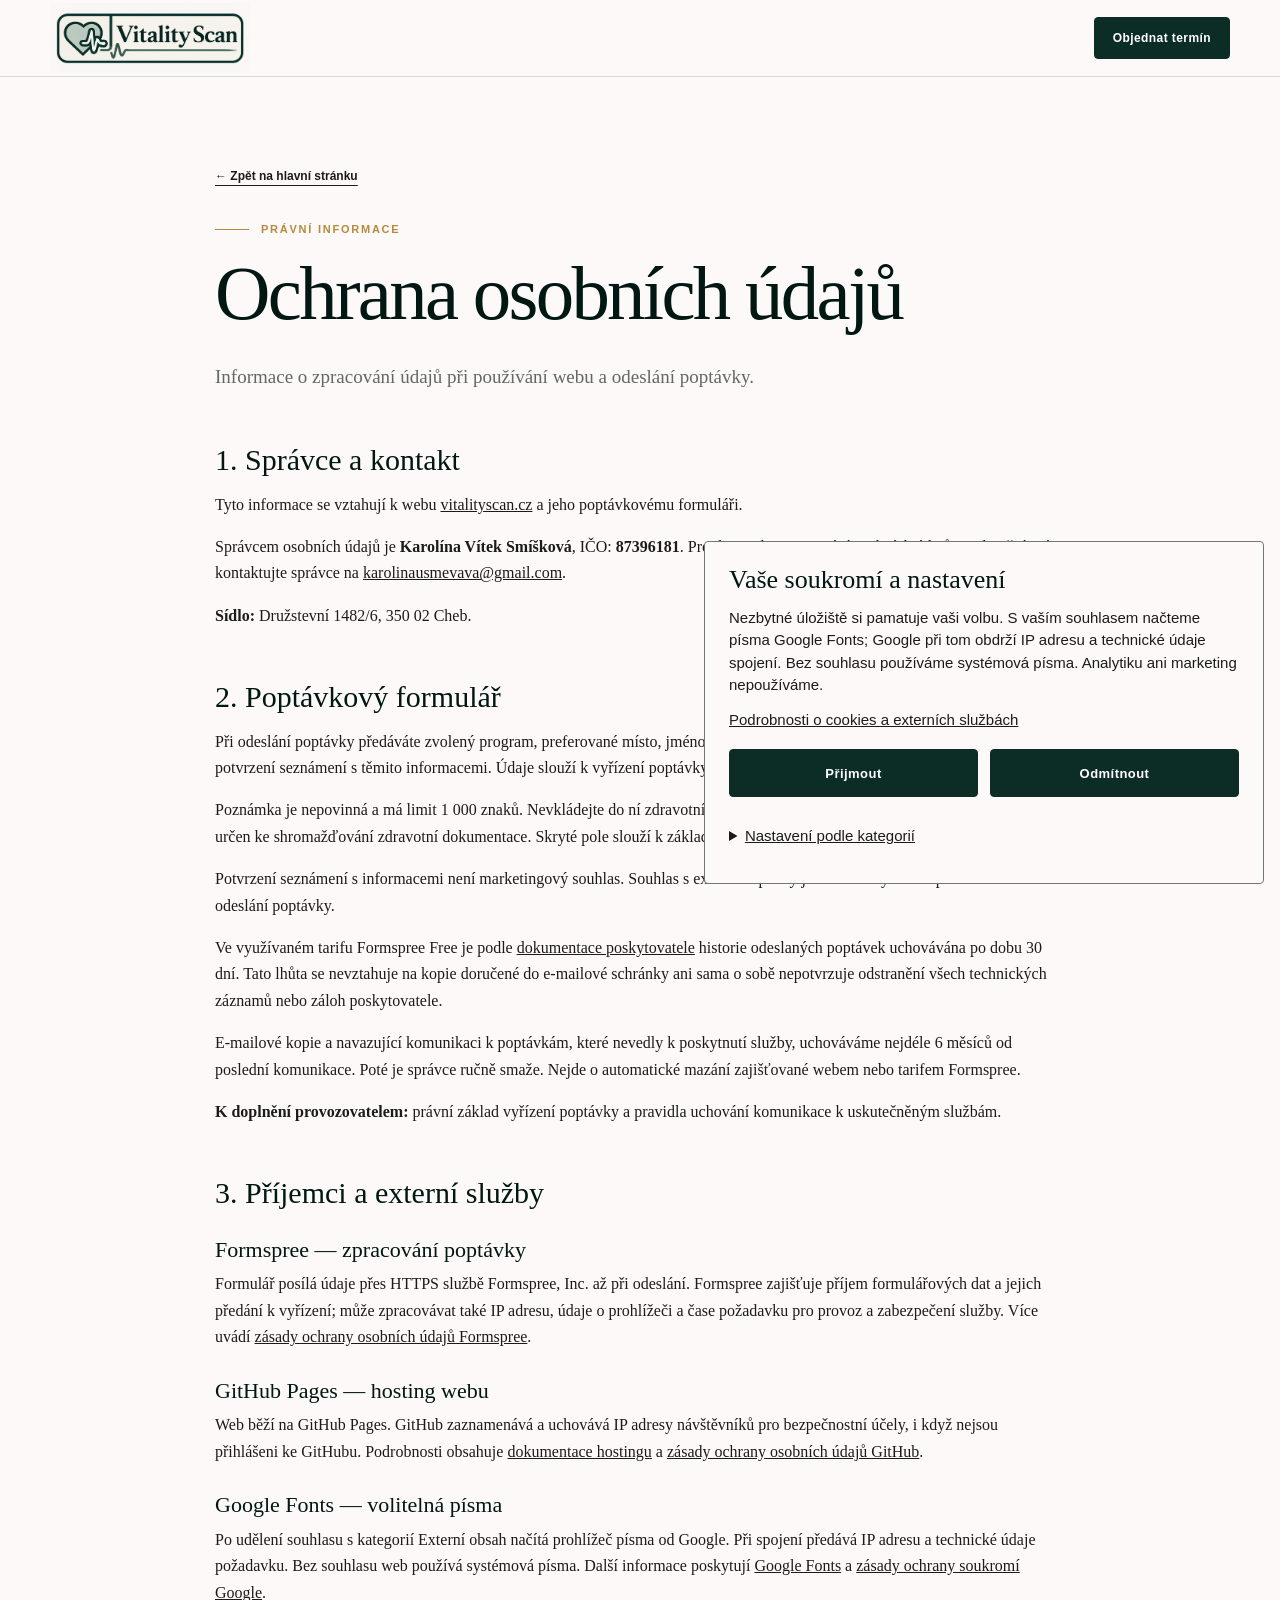
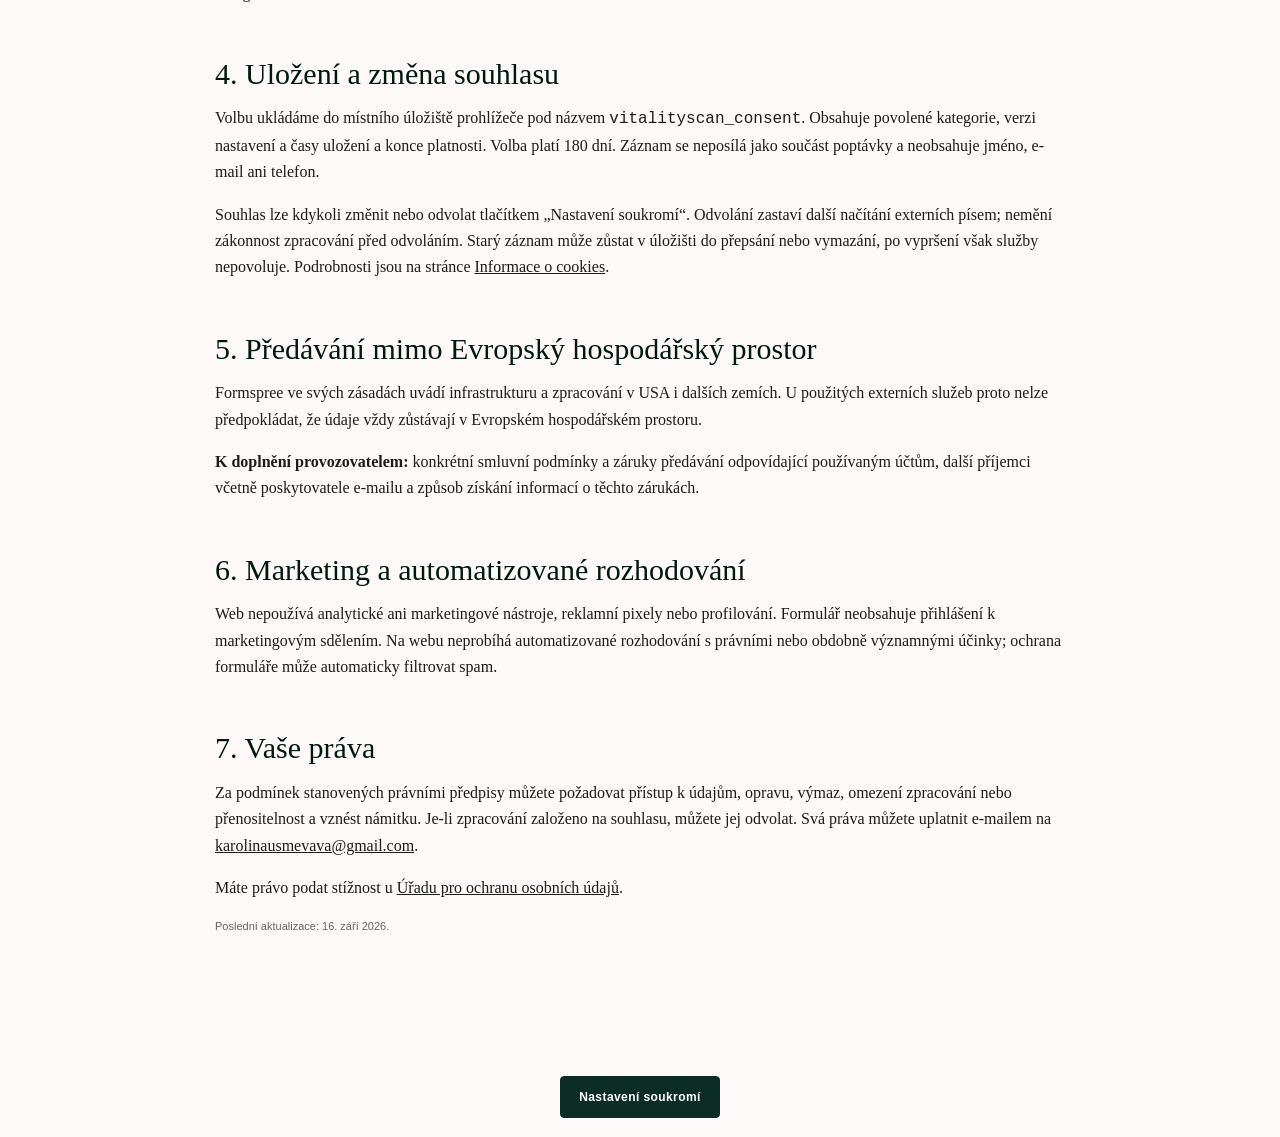
<file: ochrana-osobnich-udaju.html>
<!doctype html>
<html lang="cs">
<head>
  <meta charset="utf-8">
  <meta http-equiv="Content-Security-Policy" content="default-src 'self'; script-src 'self'; style-src 'self' https://fonts.googleapis.com; font-src https://fonts.gstatic.com; img-src 'self' data:; connect-src 'self' https://formspree.io; form-action 'self' https://formspree.io; object-src 'none'; base-uri 'self'; upgrade-insecure-requests">
  <meta name="referrer" content="strict-origin-when-cross-origin">
  <link rel="icon" type="image/png" href="favicon-96x96.png" sizes="96x96" />
  <link rel="icon" type="image/svg+xml" href="favicon.svg" />
  <link rel="shortcut icon" href="favicon.ico" />
  <link rel="apple-touch-icon" sizes="180x180" href="apple-touch-icon.png" />
  <link rel="manifest" href="site.webmanifest" />
  <meta name="viewport" content="width=device-width, initial-scale=1">
  <meta name="robots" content="noindex">
  <meta name="theme-color" content="#0c2d26">
  <title>Ochrana osobních údajů | VitalityScan</title>
  <link data-consent-fonts data-href="https://fonts.googleapis.com/css2?family=EB+Garamond:wght@500;600&family=Libre+Caslon+Text:wght@400;700&family=Plus+Jakarta+Sans:wght@500;600;700&display=swap" rel="stylesheet">
  <link rel="stylesheet" href="styles.css">
  <script src="consent.js" defer></script>
  <link rel="canonical" href="https://vitalityscan.cz/ochrana-osobnich-udaju.html">
</head>
<body>
  <a class="skip-link" href="#obsah">Přejít na hlavní obsah</a>
  <header class="site-header"><div class="container header-inner"><a class="brand" href="index.html" aria-label="VitalityScan — úvod"><img class="brand-logo" src="assets/images/logo-vitalityscan-uvod.png" alt="VitalityScan" width="2123" height="741"></a><a class="button button-small" href="index.html#objednani">Objednat termín</a></div></header>
  <main class="legal-main" id="obsah"><article class="container legal-shell">
    <a class="legal-back" href="index.html">← Zpět na hlavní stránku</a>
    <p class="eyebrow">Právní informace</p><h1>Ochrana osobních údajů</h1>
    <p class="legal-lead">Informace o zpracování údajů při používání webu a odeslání poptávky.</p>
    <h2>1. Správce a kontakt</h2>
    <p>Tyto informace se vztahují k webu <a href="https://vitalityscan.cz/">vitalityscan.cz</a> a jeho poptávkovému formuláři.</p>
    <p>Správcem osobních údajů je <strong>Karolína Vítek Smíšková</strong>, IČO: <strong>87396181</strong>. Pro dotazy ke zpracování osobních údajů a uplatnění práv kontaktujte správce na <a href="mailto:karolinausmevava@gmail.com">karolinausmevava@gmail.com</a>.</p>
    <p><strong>Sídlo:</strong> Družstevní 1482/6, 350 02 Cheb.</p>
    <h2>2. Poptávkový formulář</h2>
    <p>Při odeslání poptávky předáváte zvolený program, preferované místo, jméno a příjmení, telefon, e-mail, případnou poznámku a potvrzení seznámení s těmito informacemi. Údaje slouží k vyřízení poptávky a domluvě termínu. Odesláním nevzniká rezervace.</p>
    <p>Poznámka je nepovinná a má limit 1 000 znaků. Nevkládejte do ní zdravotní údaje, diagnózy ani výsledky vyšetření. Formulář není určen ke shromažďování zdravotní dokumentace. Skryté pole slouží k základní ochraně proti automatizovanému spamu.</p>
    <p>Potvrzení seznámení s informacemi není marketingový souhlas. Souhlas s externími písmy je samostatný a není podmínkou odeslání poptávky.</p>
    <p>Ve využívaném tarifu Formspree Free je podle <a href="https://help.formspree.io/articles/account-management/account-limits">dokumentace poskytovatele</a> historie odeslaných poptávek uchovávána po dobu 30 dní. Tato lhůta se nevztahuje na kopie doručené do e-mailové schránky ani sama o sobě nepotvrzuje odstranění všech technických záznamů nebo záloh poskytovatele.</p>
    <p>E-mailové kopie a navazující komunikaci k poptávkám, které nevedly k poskytnutí služby, uchováváme nejdéle 6 měsíců od poslední komunikace. Poté je správce ručně smaže. Nejde o automatické mazání zajišťované webem nebo tarifem Formspree.</p>
    <p><strong>K doplnění provozovatelem:</strong> právní základ vyřízení poptávky a pravidla uchování komunikace k uskutečněným službám.</p>
    <h2>3. Příjemci a externí služby</h2>
    <h3>Formspree — zpracování poptávky</h3>
    <p>Formulář posílá údaje přes HTTPS službě Formspree, Inc. až při odeslání. Formspree zajišťuje příjem formulářových dat a jejich předání k vyřízení; může zpracovávat také IP adresu, údaje o prohlížeči a čase požadavku pro provoz a zabezpečení služby. Více uvádí <a href="https://formspree.io/legal/privacy-policy/">zásady ochrany osobních údajů Formspree</a>.</p>
    <h3>GitHub Pages — hosting webu</h3>
    <p>Web běží na GitHub Pages. GitHub zaznamenává a uchovává IP adresy návštěvníků pro bezpečnostní účely, i když nejsou přihlášeni ke GitHubu. Podrobnosti obsahuje <a href="https://docs.github.com/en/pages/getting-started-with-github-pages/what-is-github-pages#data-collection">dokumentace hostingu</a> a <a href="https://docs.github.com/en/site-policy/privacy-policies/github-general-privacy-statement">zásady ochrany osobních údajů GitHub</a>.</p>
    <h3>Google Fonts — volitelná písma</h3>
    <p>Po udělení souhlasu s kategorií Externí obsah načítá prohlížeč písma od Google. Při spojení předává IP adresu a technické údaje požadavku. Bez souhlasu web používá systémová písma. Další informace poskytují <a href="https://fonts.google.com/faq">Google Fonts</a> a <a href="https://policies.google.com/privacy?hl=cs">zásady ochrany soukromí Google</a>.</p>
    <h2>4. Uložení a změna souhlasu</h2>
    <p>Volbu ukládáme do místního úložiště prohlížeče pod názvem <code>vitalityscan_consent</code>. Obsahuje povolené kategorie, verzi nastavení a časy uložení a konce platnosti. Volba platí 180 dní. Záznam se neposílá jako součást poptávky a neobsahuje jméno, e-mail ani telefon.</p>
    <p>Souhlas lze kdykoli změnit nebo odvolat tlačítkem „Nastavení soukromí“. Odvolání zastaví další načítání externích písem; nemění zákonnost zpracování před odvoláním. Starý záznam může zůstat v úložišti do přepsání nebo vymazání, po vypršení však služby nepovoluje. Podrobnosti jsou na stránce <a href="cookies.html">Informace o cookies</a>.</p>
    <h2>5. Předávání mimo Evropský hospodářský prostor</h2>
    <p>Formspree ve svých zásadách uvádí infrastrukturu a zpracování v USA i dalších zemích. U použitých externích služeb proto nelze předpokládat, že údaje vždy zůstávají v Evropském hospodářském prostoru.</p>
    <p><strong>K doplnění provozovatelem:</strong> konkrétní smluvní podmínky a záruky předávání odpovídající používaným účtům, další příjemci včetně poskytovatele e-mailu a způsob získání informací o těchto zárukách.</p>
    <h2>6. Marketing a automatizované rozhodování</h2>
    <p>Web nepoužívá analytické ani marketingové nástroje, reklamní pixely nebo profilování. Formulář neobsahuje přihlášení k marketingovým sdělením. Na webu neprobíhá automatizované rozhodování s právními nebo obdobně významnými účinky; ochrana formuláře může automaticky filtrovat spam.</p>
    <h2>7. Vaše práva</h2>
    <p>Za podmínek stanovených právními předpisy můžete požadovat přístup k údajům, opravu, výmaz, omezení zpracování nebo přenositelnost a vznést námitku. Je-li zpracování založeno na souhlasu, můžete jej odvolat. Svá práva můžete uplatnit e-mailem na <a href="mailto:karolinausmevava@gmail.com">karolinausmevava@gmail.com</a>.</p>
    <p>Máte právo podat stížnost u <a href="https://uoou.gov.cz/">Úřadu pro ochranu osobních údajů</a>.</p>
    <p class="verification-note">Poslední aktualizace: 16. září 2026.</p>
  </article></main>
<div class="consent-footer"><button class="button button-small" type="button" data-consent-open hidden>Nastavení soukromí</button><noscript>Nepovinné služby jsou vypnuté. Nastavení souhlasu vyžaduje JavaScript.</noscript></div>
</body></html>
</file>
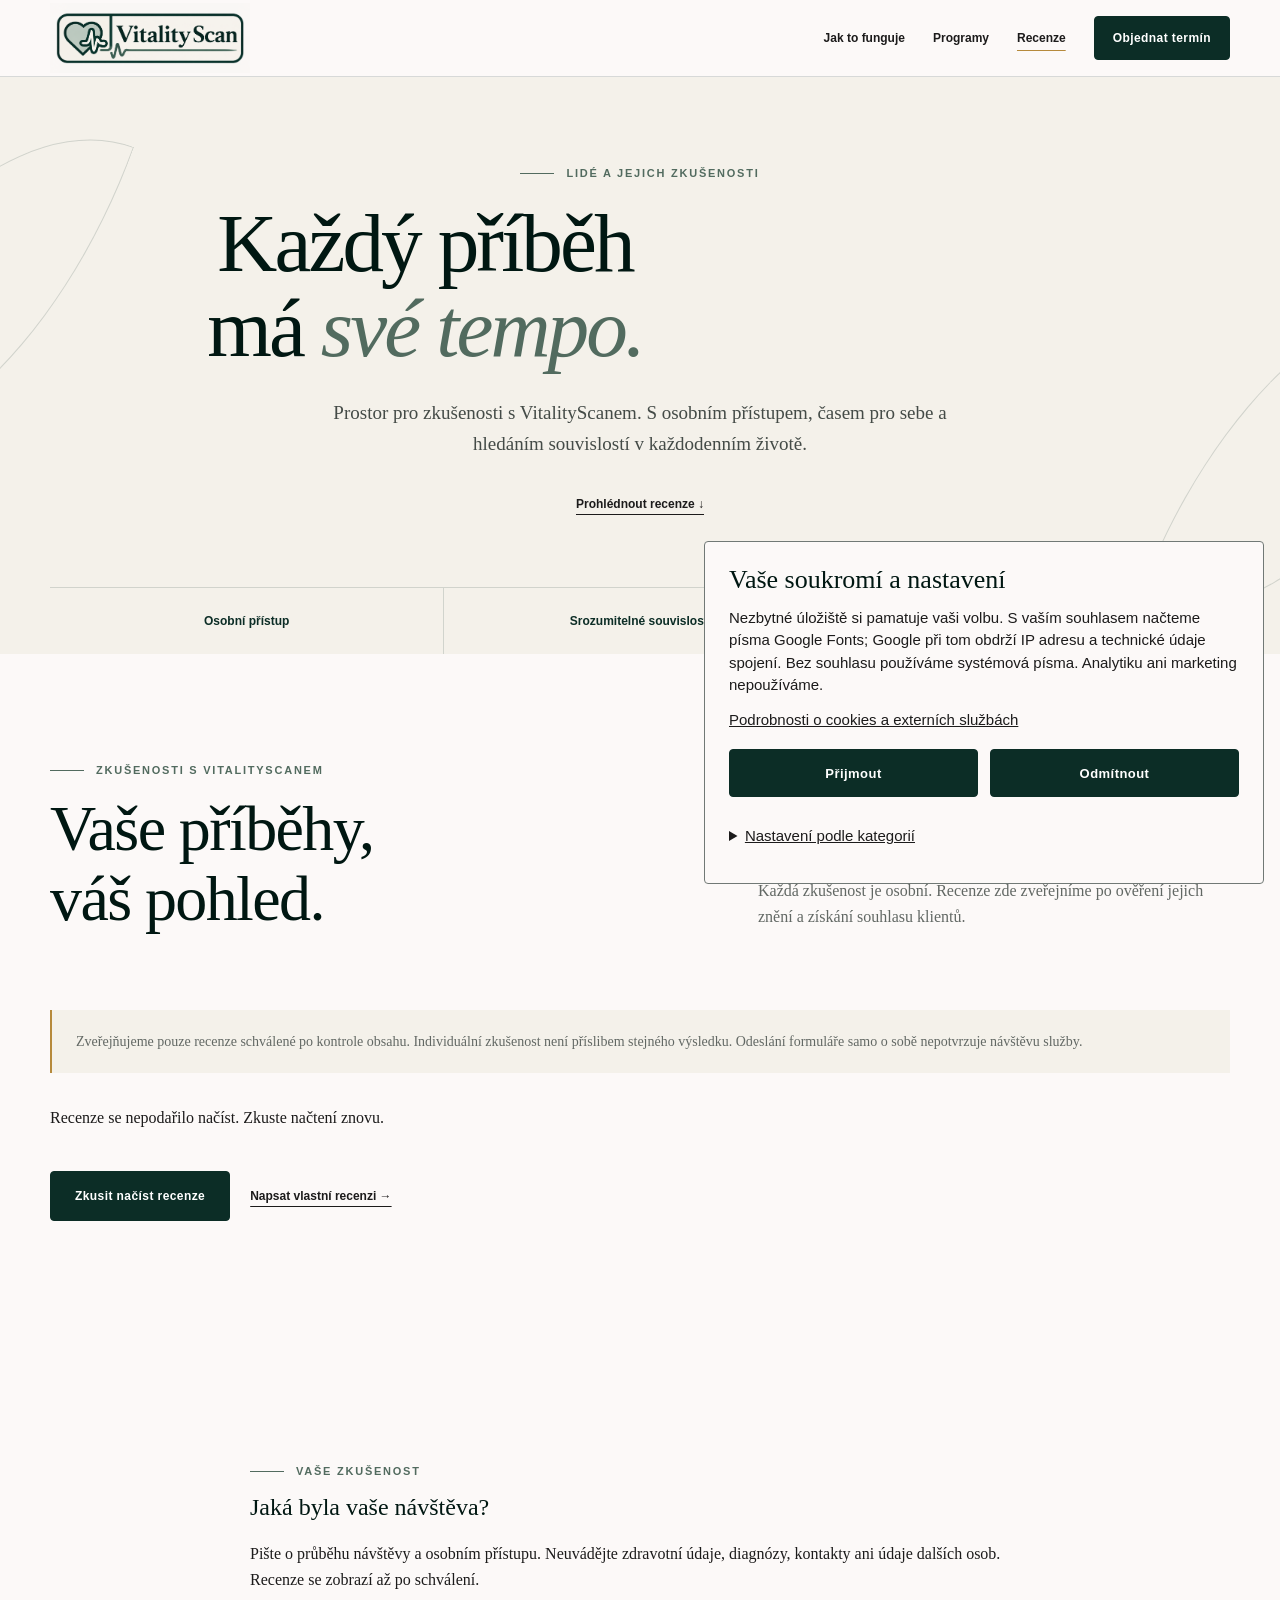
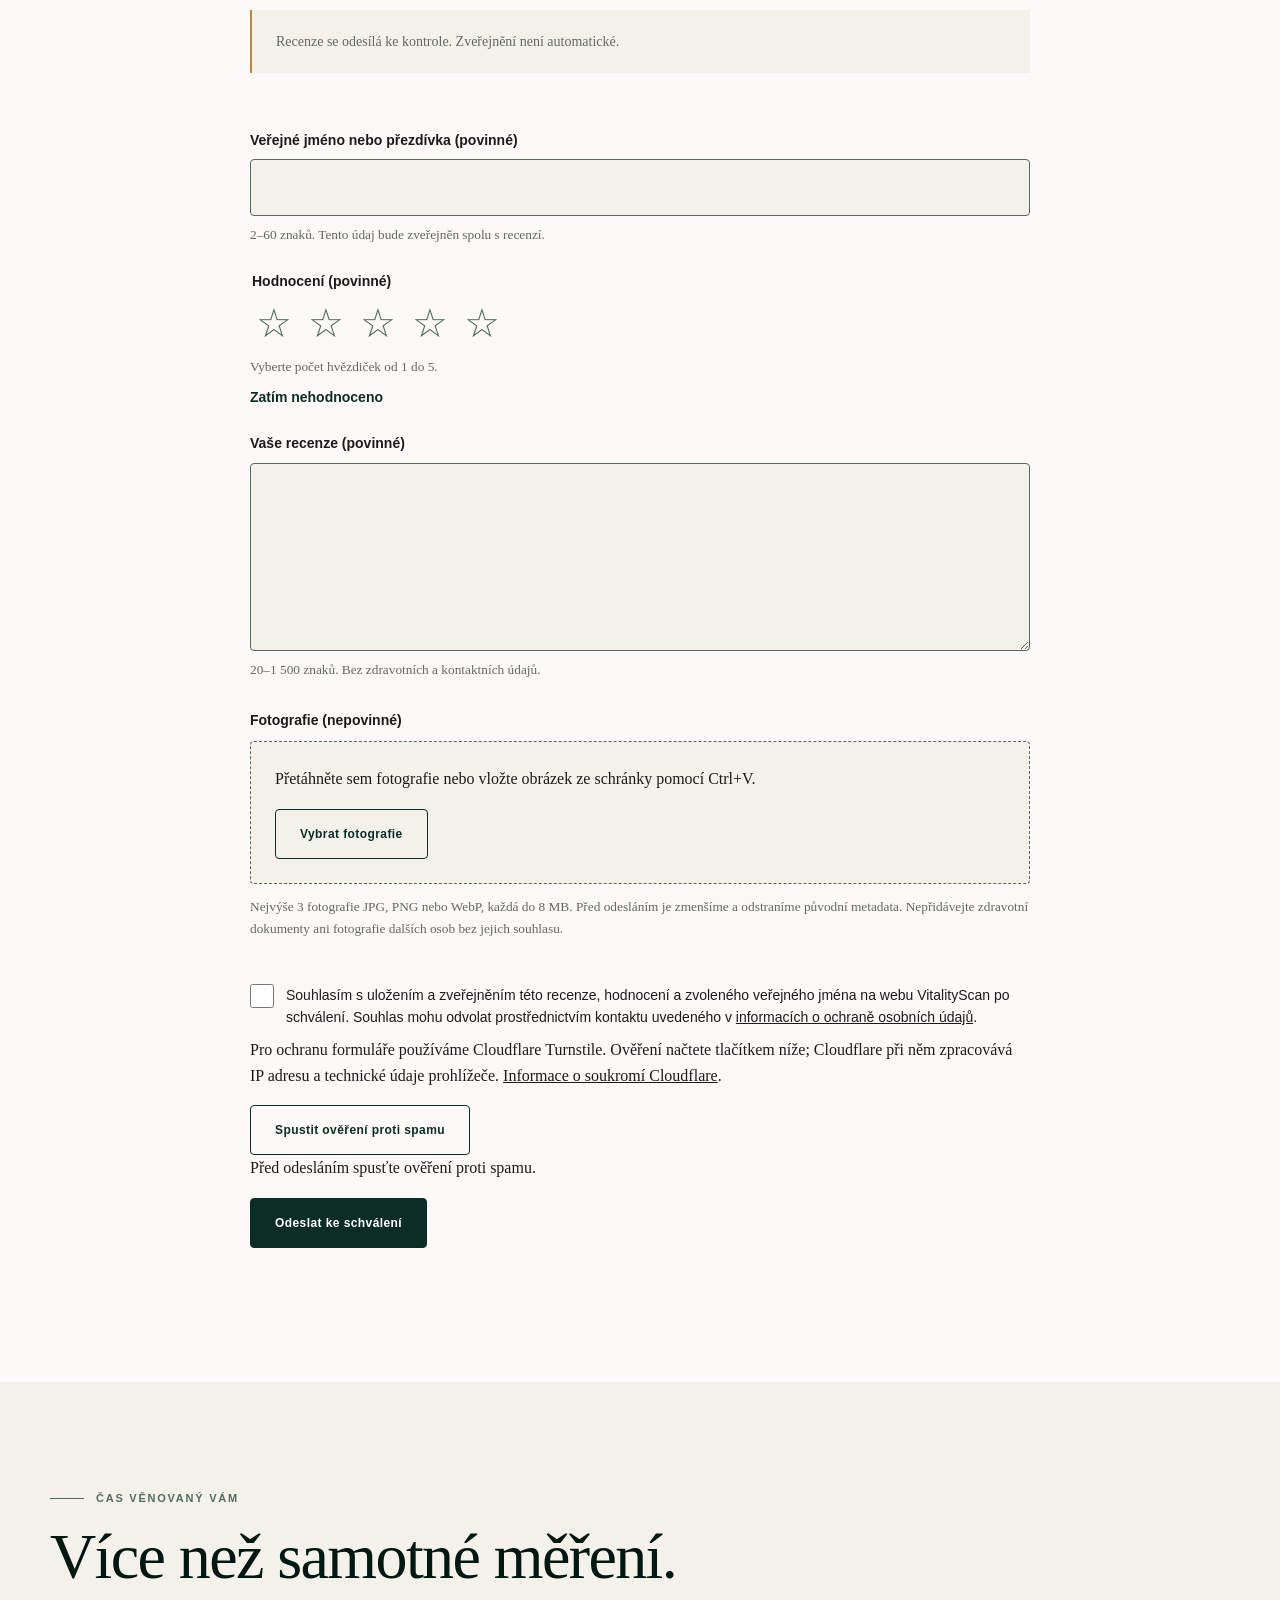
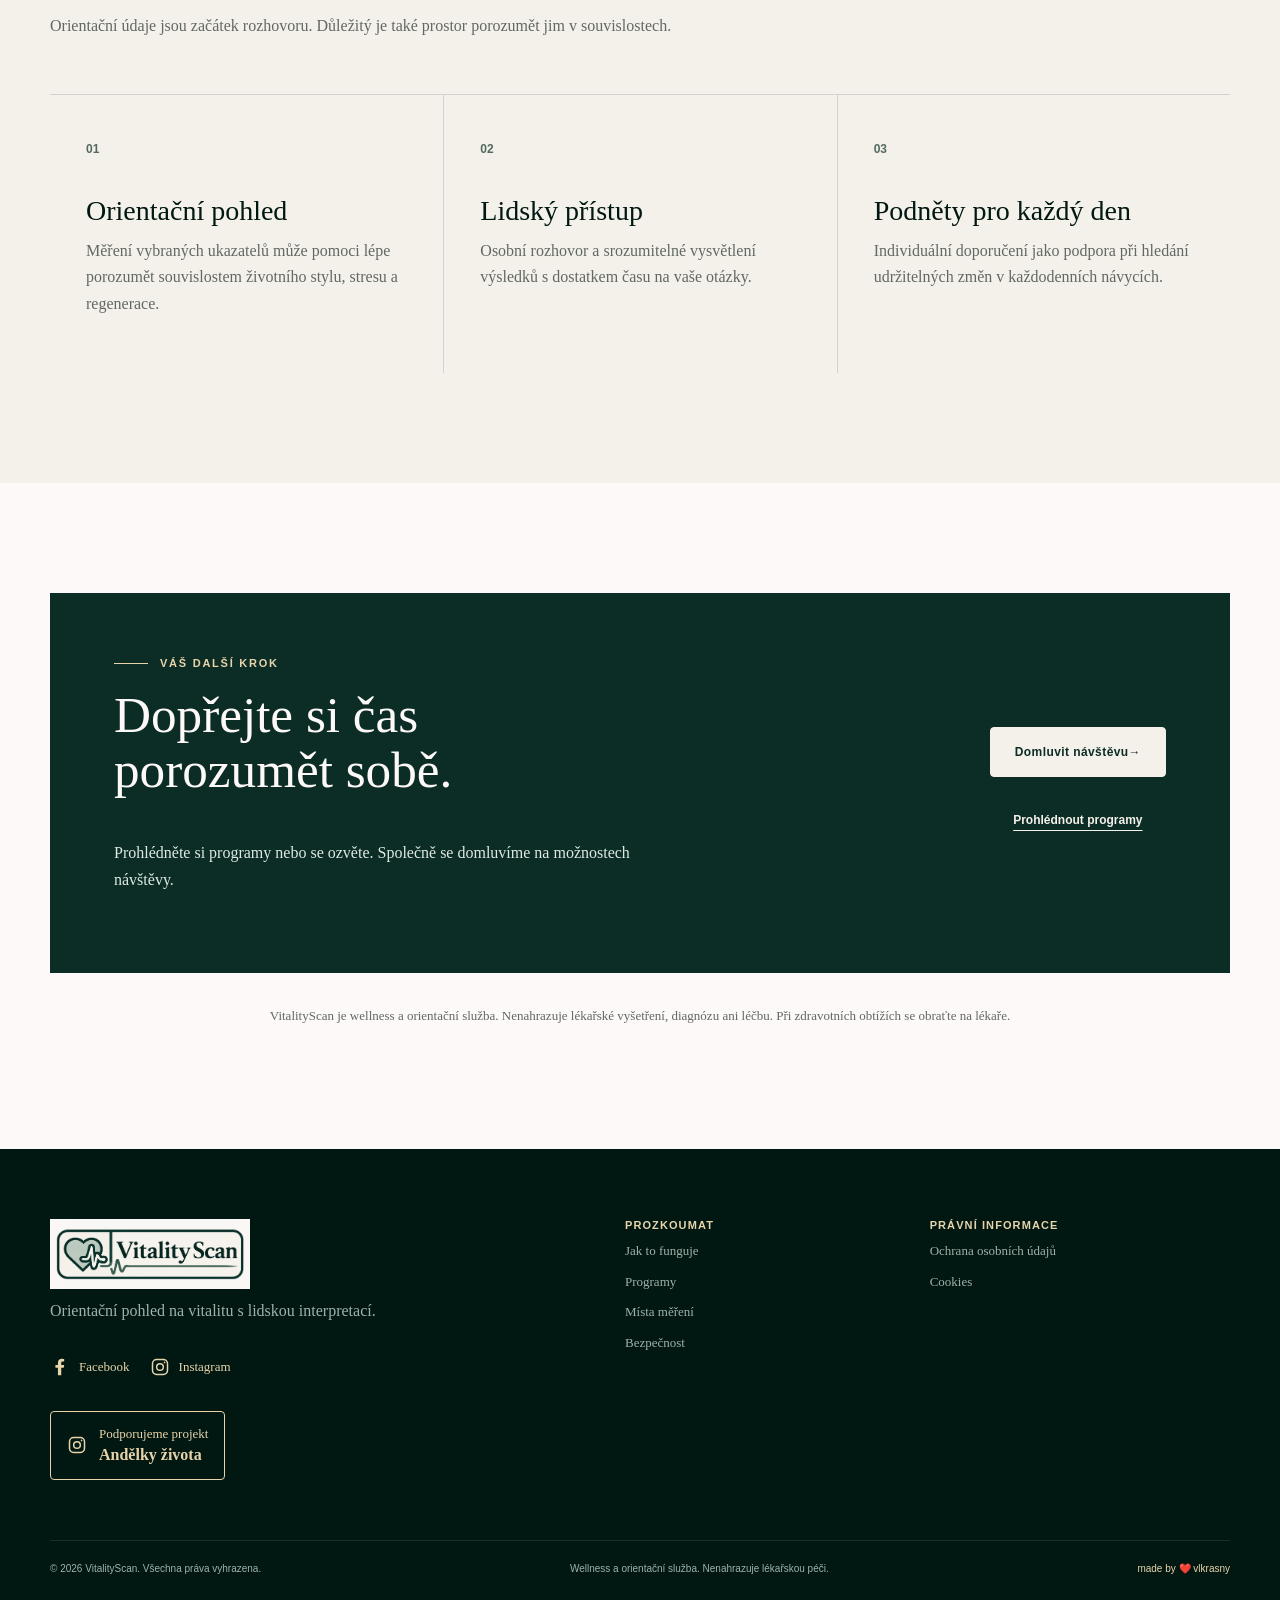
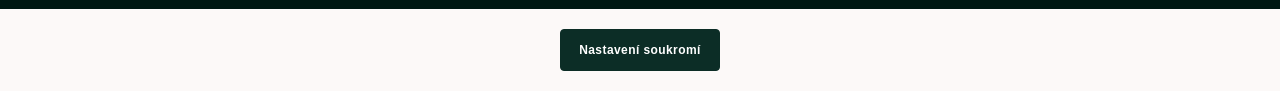
<file: recenze.html>
<!doctype html>
<html lang="cs">
<head>
  <meta charset="utf-8">
  <meta name="viewport" content="width=device-width, initial-scale=1">
  <meta http-equiv="Content-Security-Policy" content="default-src 'self'; script-src 'self' https://challenges.cloudflare.com; frame-src https://challenges.cloudflare.com; style-src 'self' https://fonts.googleapis.com; font-src https://fonts.gstatic.com; img-src 'self' data: blob:; connect-src 'self' https://rtkzfhqyodbiztkrsvik.supabase.co https://challenges.cloudflare.com; form-action 'none'; object-src 'none'; base-uri 'self'">
  <meta name="referrer" content="strict-origin-when-cross-origin">
  <meta name="robots" content="noindex">
  <meta name="theme-color" content="#0c2d26">
  <meta name="description" content="Prostor pro zkušenosti s wellness programem VitalityScan. Osobní přístup, orientační měření a srozumitelné vysvětlení souvislostí.">
  <meta property="og:title" content="Recenze | VitalityScan">
  <meta property="og:description" content="Zkušenosti s programem VitalityScan a prostor pro vaši recenzi.">
  <meta property="og:type" content="website">
  <meta property="og:locale" content="cs_CZ">
  <title>Recenze | VitalityScan</title>
  <link rel="icon" type="image/svg+xml" href="favicon.svg">
  <link data-consent-fonts data-href="https://fonts.googleapis.com/css2?family=EB+Garamond:wght@500;600&amp;family=Libre+Caslon+Text:wght@400;700&amp;family=Plus+Jakarta+Sans:wght@500;600;700&amp;display=swap" rel="stylesheet">
  <link rel="stylesheet" href="styles.css">
  <link rel="stylesheet" href="recenze.css">
  <script src="consent.js" defer></script>
  <script src="reviews-config.js" defer></script>
  <script src="review-photos.js" defer></script>
  <script src="review-antispam.js" defer></script>
  <script src="recenze.js" defer></script>
  <link rel="canonical" href="https://vitalityscan.cz/recenze.html">
  <meta property="og:url" content="https://vitalityscan.cz/recenze.html">
</head>
<body class="reviews-page">
  <a class="skip-link" href="#obsah">Přejít na hlavní obsah</a>
  <header class="site-header">
    <div class="container header-inner">
      <a class="brand" href="index.html" aria-label="VitalityScan — úvod"><img class="brand-logo" src="assets/images/logo-vitalityscan-uvod.png" alt="VitalityScan" width="2123" height="741"></a>
      <nav class="reviews-nav" aria-label="Hlavní navigace">
        <a href="index.html#jak-to-funguje">Jak to funguje</a>
        <a href="index.html#programy">Programy</a>
        <a href="recenze.html" aria-current="page">Recenze</a>
        <a class="button button-small" href="index.html#objednani">Objednat termín</a>
      </nav>
    </div>
  </header>
  <main id="obsah">
    <section class="reviews-hero" aria-labelledby="reviews-title">
      <div class="container">
        <p class="eyebrow">Lidé a jejich zkušenosti</p>
        <h1 id="reviews-title">Každý příběh<br>má <em>své tempo.</em></h1>
        <p class="lead">Prostor pro zkušenosti s VitalityScanem. S osobním přístupem, časem pro sebe a hledáním souvislostí v každodenním životě.</p>
        <a class="text-link" href="#recenze">Prohlédnout recenze <span aria-hidden="true">↓</span></a>
        <div class="reviews-values" aria-label="Pilíře programu"><span>Osobní přístup</span><span>Srozumitelné souvislosti</span><span>Prostor pro vaše otázky</span></div>
      </div>
    </section>
    <section class="section reviews-stories" id="recenze" aria-labelledby="stories-title">
      <div class="container">
        <div class="section-heading split">
          <div><p class="eyebrow">Zkušenosti s VitalityScanem</p><h2 id="stories-title">Vaše příběhy,<br>váš pohled.</h2></div>
          <p>Každá zkušenost je osobní. Recenze zde zveřejníme po ověření jejich znění a získání souhlasu klientů.</p>
        </div>
        <p class="reviews-notice">Zveřejňujeme pouze recenze schválené po kontrole obsahu. Individuální zkušenost není příslibem stejného výsledku. Odeslání formuláře samo o sobě nepotvrzuje návštěvu služby.</p>
        <p id="reviews-state" role="status">Načítání recenzí vyžaduje JavaScript.</p>
        <div class="reviews-grid" id="reviews-list"></div>
        <button class="button" id="reviews-more" type="button" hidden>Další recenze</button>
        <a class="text-link" href="#napsat-recenzi">Napsat vlastní recenzi →</a>
      </div>
    </section>
    <section class="section" id="napsat-recenzi" aria-labelledby="review-form-title">
      <div class="container review-form-wrap">
        <p class="eyebrow">Vaše zkušenost</p>
        <h2 id="review-form-title">Jaká byla vaše návštěva?</h2>
        <p id="review-help">Pište o průběhu návštěvy a osobním přístupu. Neuvádějte zdravotní údaje, diagnózy, kontakty ani údaje dalších osob. Recenze se zobrazí až po schválení.</p>
        <p id="review-configuration" class="reviews-notice">Odesílání čeká na konfiguraci propojení se Supabase.</p>
        <noscript><p>Pro odeslání recenze je potřeba JavaScript. Formulář nyní nic neodesílá.</p></noscript>
        <form id="review-form" aria-describedby="review-help" novalidate>
          <fieldset id="review-fields" disabled>
            <legend class="sr-only">Napsat recenzi</legend>
            <label for="review-name">Veřejné jméno nebo přezdívka (povinné)</label>
            <input id="review-name" name="display_name" type="text" required minlength="2" maxlength="60" autocomplete="off" aria-describedby="review-name-help review-name-error">
            <small id="review-name-help">2–60 znaků. Tento údaj bude zveřejněn spolu s recenzí.</small>
            <p class="review-error" id="review-name-error"></p>
            <fieldset id="review-rating" class="star-rating" aria-describedby="review-rating-help review-rating-error">
              <legend>Hodnocení (povinné)</legend>
              <div class="rating-stars">
                <label class="rating-star"><input class="sr-only" type="radio" name="rating" value="1" required><span aria-hidden="true">☆</span><span class="sr-only">1 z 5 — špatné</span></label>
                <label class="rating-star"><input class="sr-only" type="radio" name="rating" value="2" required><span aria-hidden="true">☆</span><span class="sr-only">2 z 5 — slabé</span></label>
                <label class="rating-star"><input class="sr-only" type="radio" name="rating" value="3" required><span aria-hidden="true">☆</span><span class="sr-only">3 z 5 — průměrné</span></label>
                <label class="rating-star"><input class="sr-only" type="radio" name="rating" value="4" required><span aria-hidden="true">☆</span><span class="sr-only">4 z 5 — velmi dobré</span></label>
                <label class="rating-star"><input class="sr-only" type="radio" name="rating" value="5" required><span aria-hidden="true">☆</span><span class="sr-only">5 z 5 — výborné</span></label>
              </div>
              <small id="review-rating-help">Vyberte počet hvězdiček od 1 do 5.</small>
              <p id="review-rating-value" class="rating-value" role="status">Zatím nehodnoceno</p>
            </fieldset>
            <p class="review-error" id="review-rating-error"></p>
            <label for="review-body">Vaše recenze (povinné)</label>
            <textarea id="review-body" name="body" rows="6" required minlength="20" maxlength="1500" aria-describedby="review-body-help review-body-error"></textarea>
            <small id="review-body-help">20–1 500 znaků. Bez zdravotních a kontaktních údajů.</small>
            <p class="review-error" id="review-body-error"></p>
            <div class="review-photo-upload">
              <p class="photo-label" id="review-photo-label">Fotografie (nepovinné)</p>
              <div id="review-photo-drop" class="review-photo-drop" tabindex="0" role="group" aria-labelledby="review-photo-label" aria-describedby="review-photo-help review-photo-message">
                <p>Přetáhněte sem fotografie nebo vložte obrázek ze schránky pomocí Ctrl+V.</p>
                <button id="review-photo-pick" type="button" class="button button-outline">Vybrat fotografie</button>
                <input id="review-photos" type="file" accept="image/jpeg,image/png,image/webp" multiple hidden>
              </div>
              <small id="review-photo-help">Nejvýše 3 fotografie JPG, PNG nebo WebP, každá do 8 MB. Před odesláním je zmenšíme a odstraníme původní metadata. Nepřidávejte zdravotní dokumenty ani fotografie dalších osob bez jejich souhlasu.</small>
              <p id="review-photo-message" role="status"></p>
              <div id="review-photo-previews" class="review-photo-grid"></div>
              <div id="review-photo-consent-wrap" hidden><label class="review-consent" for="review-photo-consent"><input id="review-photo-consent" type="checkbox" aria-describedby="review-photo-message"><span>Souhlasím s uložením a zveřejněním přiložených fotografií spolu s recenzí po schválení. Mám právo je použít a souhlas zachycených osob se zveřejněním. Souhlas mohu odvolat kontaktem uvedeným v <a href="ochrana-osobnich-udaju.html">informacích o ochraně osobních údajů</a>.</span></label></div>
            </div>
            <label class="review-consent" for="review-consent"><input id="review-consent" name="publication_consent" type="checkbox" required aria-describedby="review-consent-error"><span>Souhlasím s uložením a zveřejněním této recenze, hodnocení a zvoleného veřejného jména na webu VitalityScan po schválení. Souhlas mohu odvolat prostřednictvím kontaktu uvedeného v <a href="ochrana-osobnich-udaju.html">informacích o ochraně osobních údajů</a>.</span></label>
            <p class="review-error" id="review-consent-error"></p>
            <p>Pro ochranu formuláře používáme Cloudflare Turnstile. Ověření načtete tlačítkem níže; Cloudflare při něm zpracovává IP adresu a technické údaje prohlížeče. <a href="https://www.cloudflare.com/privacypolicy/" rel="noreferrer">Informace o soukromí Cloudflare</a>.</p>
            <button class="button button-outline" type="button" id="review-verification-start">Spustit ověření proti spamu</button>
            <div id="review-verification" aria-label="Ověření proti spamu"></div>
            <p id="review-verification-status" role="status" tabindex="-1">Před odesláním spusťte ověření proti spamu.</p>
            <button class="button" type="submit" id="review-submit">Odeslat ke schválení</button>
          </fieldset>
          <p id="review-result" role="status" tabindex="-1"></p>
        </form>
      </div>
    </section>
    <section class="section reviews-approach" aria-labelledby="approach-title">
      <div class="container">
        <div class="section-heading"><p class="eyebrow">Čas věnovaný vám</p><h2 id="approach-title">Více než samotné měření.</h2><p>Orientační údaje jsou začátek rozhovoru. Důležitý je také prostor porozumět jim v souvislostech.</p></div>
        <div class="benefit-grid">
          <article class="benefit"><span aria-hidden="true">01</span><h3>Orientační pohled</h3><p>Měření vybraných ukazatelů může pomoci lépe porozumět souvislostem životního stylu, stresu a regenerace.</p></article>
          <article class="benefit"><span aria-hidden="true">02</span><h3>Lidský přístup</h3><p>Osobní rozhovor a srozumitelné vysvětlení výsledků s dostatkem času na vaše otázky.</p></article>
          <article class="benefit"><span aria-hidden="true">03</span><h3>Podněty pro každý den</h3><p>Individuální doporučení jako podpora při hledání udržitelných změn v každodenních návycích.</p></article>
        </div>
      </div>
    </section>
    <section class="section reviews-next" aria-labelledby="next-title">
      <div class="container">
        <div class="reviews-invitation"><div><p class="eyebrow">Váš další krok</p><h2 id="next-title">Dopřejte si čas<br>porozumět sobě.</h2><p>Prohlédněte si programy nebo se ozvěte. Společně se domluvíme na možnostech návštěvy.</p></div><div class="reviews-actions"><a class="button" href="index.html#objednani">Domluvit návštěvu <span aria-hidden="true">→</span></a><a class="text-link" href="index.html#programy">Prohlédnout programy</a></div></div>
        <aside class="reviews-disclaimer" aria-label="Důležité upozornění"><p>VitalityScan je wellness a orientační služba. Nenahrazuje lékařské vyšetření, diagnózu ani léčbu. Při zdravotních obtížích se obraťte na lékaře.</p></aside>
      </div>
    </section>
  </main>
  <footer class="site-footer">
    <div class="container footer-grid"><div><a class="brand footer-brand" href="index.html#uvod"><img class="brand-logo" src="assets/images/logo-vitalityscan-uvod.png" alt="VitalityScan" width="2123" height="741"></a><p>Orientační pohled na vitalitu s lidskou interpretací.</p><nav class="footer-social" aria-label="Sociální sítě">
  <a href="https://www.facebook.com/profile.php?id=61594457528775"><svg width="20" height="20" viewBox="0 0 24 24" fill="currentColor" aria-hidden="true" focusable="false"><path d="M13.5 22v-9h3l.5-3.5h-3.5V7.3c0-1 .3-1.8 1.8-1.8H17V2.3c-.3 0-1.4-.3-2.7-.3-2.8 0-4.8 1.7-4.8 4.9v2.6H6.5V13h3v9z"/></svg><span>Facebook</span></a>
  <a href="https://www.instagram.com/vitalityscancz/"><svg width="20" height="20" viewBox="0 0 24 24" fill="none" stroke="currentColor" stroke-width="1.8" aria-hidden="true" focusable="false"><rect x="3" y="3" width="18" height="18" rx="5"/><circle cx="12" cy="12" r="4"/><circle cx="17.5" cy="6.5" r="1" fill="currentColor" stroke="none"/></svg><span>Instagram</span></a>
</nav><p class="footer-support"><a href="https://www.instagram.com/andelky_zivota_2026?utm_source=qr&amp;stkn=MW5oNnlwcmx2c3czNg=="><svg width="20" height="20" viewBox="0 0 24 24" fill="none" stroke="currentColor" stroke-width="1.8" aria-hidden="true" focusable="false"><rect x="3" y="3" width="18" height="18" rx="5"/><circle cx="12" cy="12" r="4"/><circle cx="17.5" cy="6.5" r="1" fill="currentColor" stroke="none"/></svg><span>Podporujeme projekt <strong>Andělky života</strong></span></a></p></div><div><h2>Prozkoumat</h2><a href="index.html#jak-to-funguje">Jak to funguje</a><a href="index.html#programy">Programy</a><a href="index.html#mista">Místa měření</a><a href="index.html#bezpecnost">Bezpečnost</a></div><div><h2>Právní informace</h2><a href="ochrana-osobnich-udaju.html">Ochrana osobních údajů</a><a href="cookies.html">Cookies</a></div></div>
    <div class="container footer-bottom"><p>© <span id="year">2026</span> VitalityScan. Všechna práva vyhrazena.</p><p>Wellness a orientační služba. Nenahrazuje lékařskou péči.</p><p><a class="footer-credit" href="https://vlkrasny.cz" target="_blank" rel="noopener noreferrer">made by <span aria-hidden="true">❤️</span><span class="sr-only">s láskou</span> vlkrasny</a></p></div>
  </footer>
<div class="consent-footer"><button class="button button-small" type="button" data-consent-open hidden>Nastavení soukromí</button><noscript>Nepovinné služby jsou vypnuté. Nastavení souhlasu vyžaduje JavaScript.</noscript></div>
</body>
</html>
</file>
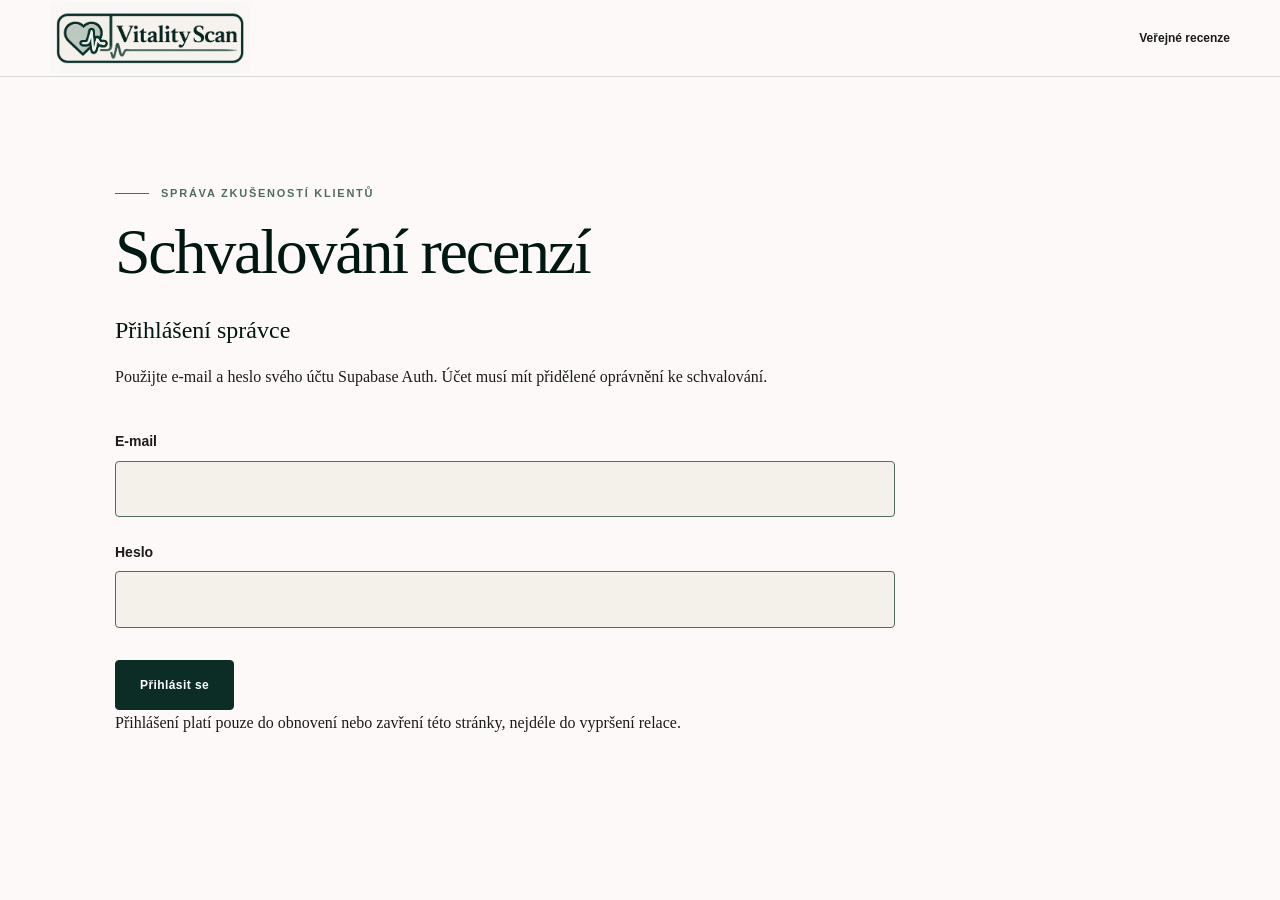
<file: schvaleni.html>
<!doctype html>
<html lang="cs">
<head>
  <meta charset="utf-8">
  <meta name="viewport" content="width=device-width, initial-scale=1">
  <meta name="robots" content="noindex, nofollow">
  <meta name="referrer" content="no-referrer">
  <meta http-equiv="Content-Security-Policy" content="default-src 'self'; script-src 'self'; style-src 'self'; img-src 'self' blob:; connect-src 'self' https://rtkzfhqyodbiztkrsvik.supabase.co; form-action 'none'; object-src 'none'; base-uri 'none'">
  <title>Schvalování recenzí | VitalityScan</title>
  <link rel="icon" href="favicon.svg" type="image/svg+xml">
  <link rel="stylesheet" href="styles.css">
  <link rel="stylesheet" href="recenze.css">
  <link rel="stylesheet" href="schvaleni.css">
  <script src="reviews-config.js" defer></script>
  <script src="review-photos.js" defer></script>
  <script src="schvaleni.js" defer></script>
</head>
<body class="reviews-page moderation-page">
  <a class="skip-link" href="#obsah">Přejít na hlavní obsah</a>
  <header class="site-header"><div class="container header-inner">
    <a class="brand" href="index.html"><img class="brand-logo" src="assets/images/logo-vitalityscan-uvod.png" alt="VitalityScan — úvod" width="2123" height="741"></a>
    <nav class="reviews-nav" aria-label="Navigace"><a href="recenze.html">Veřejné recenze</a></nav>
  </div></header>
  <main id="obsah" class="container section">
    <p class="eyebrow">Správa zkušeností klientů</p>
    <h1>Schvalování recenzí</h1>
    <p id="admin-message" role="status" tabindex="-1"></p>
    <noscript><p>Přihlášení a schvalování vyžaduje JavaScript. Bez něj se údaje neodesílají.</p></noscript>
    <section id="login-panel" class="review-form-wrap" aria-labelledby="login-title">
      <h2 id="login-title">Přihlášení správce</h2>
      <p>Použijte e-mail a heslo svého účtu Supabase Auth. Účet musí mít přidělené oprávnění ke schvalování.</p>
      <form id="admin-login">
        <fieldset id="login-fields" disabled>
          <legend class="sr-only">Přihlašovací údaje</legend>
          <label for="admin-email">E-mail</label><input id="admin-email" type="email" autocomplete="username" required maxlength="254">
          <label for="admin-password">Heslo</label><input id="admin-password" type="password" autocomplete="current-password" required>
          <button class="button" type="submit">Přihlásit se</button>
        </fieldset>
      </form>
      <p>Přihlášení platí pouze do obnovení nebo zavření této stránky, nejdéle do vypršení relace.</p>
    </section>
    <section id="moderation-panel" hidden aria-labelledby="queue-title">
      <div class="moderation-toolbar"><h2 id="queue-title" tabindex="-1">Přehled recenzí</h2><button id="admin-logout" type="button" class="button">Odhlásit se</button></div>
      <p>Před schválením ověřte souhlas a obsah. Nezveřejňujte zdravotní údaje, zdravotní sliby ani údaje dalších osob. Odeslání recenze samo nepotvrzuje návštěvu.</p>
      <div class="moderation-toolbar"><div><label for="status-filter">Stav recenzí</label><select id="status-filter"><option value="pending">Čekají na schválení</option><option value="approved">Schválené</option><option value="rejected">Zamítnuté</option></select></div><button id="admin-reload" type="button" class="button">Obnovit seznam</button></div>
      <p id="queue-state" role="status"></p>
      <div id="moderation-list" class="moderation-list"></div>
      <button id="admin-more" class="button" type="button" hidden>Další recenze</button>
    </section>
  </main>
</body>
</html>
</file>
<file: styles.css>
:root{--forest:#0c2d26;--forest-deep:#001712;--sage:#526b5f;--cream:#f4f1ea;--paper:#fcf9f8;--gold:#b68a3c;--gold-light:#e8d4aa;--ink:#1c1b1b;--muted:#626864;--line:rgba(12,45,38,.15);--serif:"EB Garamond",Georgia,serif;--body:"Libre Caslon Text",Georgia,serif;--ui:"Plus Jakarta Sans",Arial,sans-serif;--container:1180px;--shadow:0 22px 70px rgba(0,23,18,.09)}
*{box-sizing:border-box}html{scroll-behavior:smooth;scroll-padding-top:84px}body{margin:0;background:var(--paper);color:var(--ink);font-family:var(--body);font-size:16px;line-height:1.65;overflow-x:hidden}body.menu-open{overflow:hidden}img{display:block;max-width:100%}a{color:inherit}button,input,select,textarea{font:inherit}.container{width:min(calc(100% - 40px),var(--container));margin-inline:auto}.sr-only{position:absolute;width:1px;height:1px;padding:0;margin:-1px;overflow:hidden;clip:rect(0,0,0,0);white-space:nowrap;border:0}.skip-link{position:fixed;z-index:1000;top:8px;left:8px;padding:12px 16px;background:#fff;color:var(--forest);transform:translateY(-150%)}.skip-link:focus{transform:none}.site-header{position:sticky;top:0;z-index:100;background:rgba(252,249,248,.91);border-bottom:1px solid var(--line);backdrop-filter:blur(14px)}.header-inner{min-height:76px;display:flex;align-items:center;justify-content:space-between}.brand{display:inline-flex;align-items:center;gap:10px;text-decoration:none;font:600 27px/1 var(--serif);color:var(--forest-deep)}.brand>span:last-child>span{color:var(--gold)}.brand-mark{display:grid;place-items:center;width:36px;height:36px;border:1px solid var(--gold);border-radius:50%;font:600 21px var(--serif)}.main-nav{display:flex;align-items:center;gap:28px}.main-nav>a:not(.button){font:600 12px var(--ui);letter-spacing:.03em;text-decoration:none}.main-nav>a:not(.button):hover{color:var(--gold)}.button{display:inline-flex;justify-content:center;align-items:center;min-height:50px;padding:0 24px;border:1px solid var(--forest);border-radius:4px;background:var(--forest);color:#fff;font:700 12px var(--ui);letter-spacing:.035em;text-decoration:none;cursor:pointer;transition:.25s ease}.button:hover{background:var(--forest-deep);transform:translateY(-2px)}.button-small{min-height:42px;padding-inline:18px}.button-outline{background:transparent;color:var(--forest)}.button-outline:hover{color:#fff}.menu-toggle{display:none;background:none;border:0;padding:10px}.menu-toggle span:not(.sr-only){display:block;width:25px;height:1.5px;background:var(--forest);margin:6px}.hero{position:relative;padding:92px 0 0;background:linear-gradient(120deg,#fbf7ef 0%,#f4eee1 58%,#e8dfca 100%);overflow:hidden}.hero-grid{display:grid;grid-template-columns:1.03fr .97fr;gap:7vw;align-items:center;min-height:610px}.eyebrow{margin:0 0 18px;color:var(--gold);font:700 11px var(--ui);letter-spacing:.16em;text-transform:uppercase}.eyebrow:before{content:"";display:inline-block;width:34px;height:1px;background:currentColor;margin:0 12px 3px 0}.eyebrow.light{color:var(--gold-light)}h1,h2,h3,p{margin-top:0}h1,h2,h3{color:var(--forest-deep);font-family:var(--serif);font-weight:500;line-height:1.08}h1{max-width:750px;margin-bottom:25px;font-size:clamp(3.2rem,6.2vw,5.5rem);letter-spacing:-.035em}h1 em{display:block;color:var(--sage);font-weight:500}.lead{max-width:630px;font-size:19px;color:#444b47}.hero-actions{display:flex;align-items:center;gap:30px;margin-top:35px}.text-link{font:700 12px var(--ui);text-underline-offset:6px}.microcopy{margin:22px 0 0;font:500 11px/1.5 var(--ui);color:var(--muted)}.hero-art{position:relative;align-self:stretch;min-height:610px;background:radial-gradient(circle at 55% 40%,#efe2c9 0 21%,transparent 22%),linear-gradient(145deg,#173f35,#071e19);border-radius:48% 48% 0 0;box-shadow:var(--shadow);overflow:hidden}.sun{position:absolute;width:320px;height:320px;top:15%;left:22%;border:1px solid rgba(232,212,170,.55);border-radius:50%;box-shadow:0 0 0 35px rgba(232,212,170,.05),0 0 0 70px rgba(232,212,170,.035)}.leaf{position:absolute;width:120px;height:240px;border:1px solid rgba(232,212,170,.65);border-radius:100% 0 100% 0;transform-origin:bottom}.leaf-a{bottom:-10px;left:22%;transform:rotate(-18deg)}.leaf-b{bottom:-30px;left:45%;transform:rotate(18deg) scale(.8)}.leaf-c{bottom:-40px;right:8%;transform:rotate(44deg) scale(1.1)}.pulse-card{position:absolute;right:25px;bottom:28px;width:min(290px,75%);padding:24px;background:rgba(252,249,248,.94);border-left:3px solid var(--gold);box-shadow:var(--shadow)}.pulse-card span,.pulse-card strong{display:block}.pulse-card strong{font:500 23px var(--serif);color:var(--forest)}.pulse-card span:last-child{font:500 11px var(--ui);color:var(--muted)}.pulse-line{font:42px/1 var(--serif);color:var(--gold)}.hero-orbit{position:absolute;border:1px solid rgba(182,138,60,.25);border-radius:50%;pointer-events:none}.orbit-one{width:360px;height:360px;left:-220px;top:-80px}.orbit-two{width:190px;height:190px;right:-90px;bottom:30px}.trust-row{display:grid;grid-template-columns:repeat(3,1fr);border-top:1px solid rgba(12,45,38,.16);margin-top:60px}.trust-row span{padding:23px;text-align:center;font:600 11px var(--ui);letter-spacing:.06em;text-transform:uppercase}.trust-row span+span{border-left:1px solid var(--line)}.section{padding:110px 0}.section-heading{margin-bottom:55px}.section-heading.narrow{max-width:750px;margin-inline:auto;text-align:center}.section-heading h2,.about h2,.booking h2,.safety h2{font-size:clamp(2.5rem,5vw,4.2rem);margin-bottom:22px;letter-spacing:-.025em}.section-heading>p:last-child{color:var(--muted)}.section-heading.split{display:grid;grid-template-columns:1fr .8fr;gap:10%;align-items:end}.section-heading.split>p{padding-bottom:8px}.benefit-grid{display:grid;grid-template-columns:repeat(3,1fr);border-top:1px solid var(--line)}.benefit{padding:40px 36px}.benefit+.benefit{border-left:1px solid var(--line)}.benefit>span{font:600 12px var(--ui);color:var(--gold)}.benefit h3{font-size:28px;margin:34px 0 12px}.benefit p{color:var(--muted)}.process{display:grid;grid-template-columns:.8fr 1.2fr;gap:9%;margin-top:80px;padding:75px;background:var(--forest);color:#dfe9e4;box-shadow:var(--shadow)}.process h2{font-size:clamp(2.4rem,4vw,3.5rem);color:#fff}.process-copy>p:last-child{color:#b9c9c2}.steps{list-style:none;padding:0;margin:0}.steps li{display:grid;grid-template-columns:44px 1fr;gap:20px;padding:22px 0;border-top:1px solid rgba(255,255,255,.15)}.steps li>span{display:grid;place-items:center;width:36px;height:36px;border:1px solid rgba(232,212,170,.7);border-radius:50%;color:var(--gold-light);font:600 12px var(--ui)}.steps strong{color:#fff;font:500 21px var(--serif)}.steps p{margin:3px 0 0;color:#b9c9c2;font-size:14px}.technology{background:var(--cream)}.tech-grid{display:grid;grid-template-columns:repeat(3,1fr);gap:20px}.tech-card{min-height:360px;padding:42px;background:var(--paper);border:1px solid var(--line)}.tech-card.featured{background:var(--forest);color:#d6e1dc;transform:translateY(-18px)}.tech-card.featured h3,.tech-card.featured .card-label{color:#fff}.tech-icon{display:grid;place-items:center;width:58px;height:58px;margin-bottom:65px;border:1px solid var(--gold);border-radius:50%;color:var(--gold);font:27px var(--serif)}.card-label{margin-bottom:6px;color:var(--sage);font:700 10px var(--ui);letter-spacing:.12em;text-transform:uppercase}.tech-card h3{font-size:34px;margin-bottom:14px}.tech-card p:last-child{color:inherit;opacity:.76}.verification-note{font:500 11px/1.65 var(--ui);color:var(--muted)}.technology>.container>.verification-note{text-align:center;margin:25px auto 0}.pricing{background:var(--paper)}.price-grid{display:grid;grid-template-columns:repeat(3,1fr);gap:22px;align-items:stretch}.price-card{position:relative;display:flex;flex-direction:column;padding:42px;background:#fff;border:1px solid var(--line)}.price-card.popular{background:var(--forest);color:#dbe5e0;box-shadow:var(--shadow);transform:translateY(-15px)}.price-card.popular .plan,.price-card.popular .price{color:#fff}.plan{color:var(--sage);font:700 12px var(--ui);letter-spacing:.12em;text-transform:uppercase}.price{margin:8px 0 3px;color:var(--forest);font:500 52px/1 var(--serif)}.price small{font-size:23px}.duration{font:600 10px var(--ui);text-transform:uppercase;letter-spacing:.08em;color:var(--gold)}.price-card ul{list-style:none;padding:20px 0 28px;margin:0;flex:1}.price-card li{padding:9px 0 9px 24px;border-bottom:1px solid var(--line);font-size:14px}.price-card li:before{content:"✓";margin-left:-24px;margin-right:10px;color:var(--gold)}.popular li{border-color:rgba(255,255,255,.12)}.popular .button{background:var(--gold);border-color:var(--gold);color:var(--forest-deep)}.badge{position:absolute;top:-13px;right:28px;padding:7px 12px;background:var(--gold);color:var(--forest-deep);font:700 9px var(--ui);letter-spacing:.08em;text-transform:uppercase}.fine-print{margin:15px 0 0;font:500 10px/1.5 var(--ui);color:var(--muted)}.safety{padding-bottom:0;background:#e7eee9}.safety-grid{display:grid;grid-template-columns:1fr .9fr;gap:10%;align-items:center}.safety-grid>div:first-child>p:not(.eyebrow){font-size:18px}.muted{color:var(--muted)}.safety-card{padding:45px;background:var(--paper);box-shadow:var(--shadow)}.safety-card h3{font-size:28px}.safety-card ul{padding-left:22px}.safety-card li{margin-bottom:10px}.safety-card>p{font:600 11px var(--ui);color:var(--muted)}.disclaimer{display:flex;gap:20px;align-items:center;margin-top:75px;padding:25px 32px;background:var(--forest);color:#dfe9e4}.disclaimer span{display:grid;place-items:center;flex:0 0 34px;height:34px;border:1px solid var(--gold);border-radius:50%;font:600 14px var(--ui);color:var(--gold-light)}.disclaimer p{margin:0;font-size:13px}.disclaimer strong{color:#fff;margin-right:7px}.about{background:var(--paper)}.about-grid{display:grid;grid-template-columns:.85fr 1.15fr;gap:9%;align-items:center}.portrait-art{position:relative;display:grid;place-items:center;min-height:620px;background:radial-gradient(circle at center,rgba(232,212,170,.2) 0 27%,transparent 28%),linear-gradient(155deg,#0d332a,#001712);overflow:hidden}.portrait-art:before,.portrait-art:after{content:"";position:absolute;width:250px;height:420px;border:1px solid rgba(232,212,170,.35);border-radius:100% 0 100% 0;bottom:-120px}.portrait-art:before{left:0;transform:rotate(-22deg)}.portrait-art:after{right:0;transform:rotate(42deg)}.portrait-monogram{display:grid;place-items:center;width:180px;height:180px;border:1px solid var(--gold);border-radius:50%;color:var(--gold-light);font:500 90px var(--serif)}.portrait-art>span{position:absolute;bottom:35px;color:#d9e4df;font:600 10px var(--ui);letter-spacing:.14em;text-transform:uppercase}.large-copy{color:var(--forest);font-size:21px}.role-note{padding:18px 22px;border-left:2px solid var(--gold);background:var(--cream)}.faq{background:var(--cream)}.faq-grid{display:grid;grid-template-columns:.7fr 1.3fr;gap:10%}.faq-item{border-top:1px solid rgba(12,45,38,.22)}.faq-item:last-child{border-bottom:1px solid rgba(12,45,38,.22)}.faq-item h3{margin:0}.faq-item button{display:flex;width:100%;justify-content:space-between;gap:20px;padding:24px 0;border:0;background:none;color:var(--forest);text-align:left;font:500 21px var(--serif);cursor:pointer}.faq-item button span{font:300 24px var(--ui);transition:transform .2s}.faq-item button[aria-expanded=true] span{transform:rotate(45deg)}.faq-panel{padding:0 45px 20px 0;color:var(--muted)}.booking{background:var(--paper)}.booking-shell{display:grid;grid-template-columns:.85fr 1.15fr;background:var(--forest);box-shadow:var(--shadow)}.booking-copy{padding:70px;color:#cbd9d3}.booking h2{color:#fff}.booking-copy>p:not(.eyebrow){color:#b9c9c2}.contact-placeholder{margin-top:45px;padding-top:25px;border-top:1px solid rgba(255,255,255,.15)}.contact-placeholder span,.contact-placeholder strong{display:block}.contact-placeholder span{font:600 10px var(--ui);color:var(--gold-light);text-transform:uppercase;letter-spacing:.1em}.contact-placeholder strong{margin-top:8px;color:#fff;font:500 20px var(--serif)}.booking-form{padding:55px;background:#fff}.field{margin-bottom:20px}.field-row{display:grid;grid-template-columns:1fr 1fr;gap:18px}.field label{display:block;margin-bottom:7px;color:var(--forest);font:600 11px var(--ui)}.field label span{font-weight:500;color:var(--muted)}input,select,textarea{width:100%;border:1px solid rgba(12,45,38,.28);border-radius:3px;background:var(--cream);padding:13px;color:var(--ink)}textarea{resize:vertical}input:focus,select:focus,textarea:focus{outline:3px solid rgba(182,138,60,.28);border-color:var(--gold)}.check{display:flex;gap:10px;align-items:flex-start;margin:5px 0 6px;font:500 11px/1.5 var(--ui);color:var(--muted)}.check input{width:18px;height:18px;flex:0 0 auto}.check em{font-style:normal;color:var(--gold)}.field-error{display:block;min-height:18px;color:#9f251d;font:600 10px var(--ui)}[aria-invalid=true]{border-color:#9f251d}.booking-form .button{width:100%;margin-top:8px}.form-note{margin:14px 0 0;text-align:center;font:500 10px/1.5 var(--ui);color:var(--muted)}.form-status{margin-top:12px;text-align:center;font:600 12px var(--ui);color:var(--forest)}.site-footer{padding:70px 0 25px;background:var(--forest-deep);color:#9fb2aa}.footer-grid{display:grid;grid-template-columns:1.6fr .7fr 1fr;gap:8%}.footer-brand{color:#fff}.footer-grid h2{color:var(--gold-light);font:600 11px var(--ui);letter-spacing:.1em;text-transform:uppercase}.footer-grid a,.footer-grid>div>span{display:block;margin-bottom:9px;color:#9fb2aa;text-decoration:none;font-size:13px}.footer-grid a:hover{color:#fff}.footer-bottom{display:flex;justify-content:space-between;gap:30px;margin-top:60px;padding-top:22px;border-top:1px solid rgba(255,255,255,.1);font:500 10px var(--ui)}.reveal{opacity:0;transform:translateY(18px);transition:opacity .7s ease,transform .7s ease}.reveal.visible{opacity:1;transform:none}:focus-visible{outline:3px solid var(--gold);outline-offset:4px}
@media(max-width:900px){.menu-toggle{display:block}.main-nav{position:fixed;inset:76px 0 auto 0;display:none;flex-direction:column;align-items:stretch;gap:0;padding:20px;background:var(--paper);border-bottom:1px solid var(--line);box-shadow:var(--shadow)}.main-nav.open{display:flex}.main-nav a{padding:15px}.main-nav .button{margin-top:10px}.hero{padding-top:50px}.hero-grid,.process,.section-heading.split,.safety-grid,.about-grid,.faq-grid,.booking-shell{grid-template-columns:1fr}.hero-grid{gap:45px}.hero-art{min-height:480px}.benefit-grid,.tech-grid,.price-grid{grid-template-columns:1fr}.benefit+.benefit{border-left:0;border-top:1px solid var(--line)}.process{padding:45px;gap:30px}.section-heading.split{gap:15px}.tech-card.featured,.price-card.popular{transform:none}.tech-card{min-height:auto}.tech-icon{margin-bottom:35px}.price-grid{max-width:570px;margin-inline:auto}.safety-grid,.about-grid,.faq-grid{gap:55px}.portrait-art{min-height:500px}.booking-copy,.booking-form{padding:45px}.footer-grid{grid-template-columns:1fr 1fr}.footer-grid>div:first-child{grid-column:1/-1}}
@media(max-width:600px){.container{width:min(calc(100% - 30px),var(--container))}.header-inner{min-height:68px}.main-nav{inset:68px 0 auto}.brand{font-size:23px}.brand-mark{width:32px;height:32px}.hero{padding-top:35px}.hero-grid{min-height:auto}h1{font-size:3rem}.lead{font-size:17px}.hero-actions{align-items:stretch;flex-direction:column;gap:20px}.hero-actions .text-link{text-align:center}.hero-art{min-height:390px;border-radius:45% 45% 0 0}.sun{width:230px;height:230px;left:18%}.trust-row{grid-template-columns:1fr;margin-top:35px}.trust-row span+span{border-left:0;border-top:1px solid var(--line)}.section{padding:78px 0}.section-heading h2,.about h2,.booking h2,.safety h2{font-size:2.65rem}.benefit{padding:30px 12px}.process{margin-inline:-15px;padding:40px 25px}.process h2{font-size:2.45rem}.tech-card,.price-card,.safety-card{padding:32px 25px}.disclaimer{align-items:flex-start;margin-top:55px;margin-inline:0;padding:22px}.portrait-art{min-height:410px}.portrait-monogram{width:140px;height:140px;font-size:70px}.field-row{grid-template-columns:1fr;gap:0}.booking-shell{width:100%}.booking-copy,.booking-form{padding:38px 25px}.footer-grid{grid-template-columns:1fr;gap:30px}.footer-grid>div:first-child{grid-column:auto}.footer-bottom{display:block}.footer-bottom p{margin-bottom:8px}}
@media(prefers-reduced-motion:reduce){html{scroll-behavior:auto}.reveal{opacity:1;transform:none;transition:none}.button{transition:none}}

/* Místa měření */
.locations{background:var(--cream)}
.location-grid{display:grid;grid-template-columns:repeat(2,1fr);gap:22px}
.location-card{position:relative;min-height:285px;padding:42px;background:var(--paper);border:1px solid var(--line);overflow:hidden}
.location-card:after{content:"";position:absolute;width:170px;height:260px;right:-65px;bottom:-135px;border:1px solid rgba(182,138,60,.3);border-radius:100% 0 100% 0;transform:rotate(20deg);pointer-events:none}
.location-card h3{margin:25px 0 18px;font-size:36px}
.location-address{display:flex;gap:10px;align-items:center;margin-bottom:40px;color:var(--muted)}
.location-address span{color:var(--gold);font:25px var(--serif)}
.partner-locations{display:grid;grid-template-columns:.8fr 1.2fr;gap:9%;align-items:start;margin-top:22px;padding:55px;background:var(--forest);color:#b9c9c2}
.partner-locations h3{margin-bottom:12px;color:#fff;font-size:32px}
.partner-links{display:grid;grid-template-columns:1fr 1fr;gap:0 28px}
.partner-links a{display:flex;justify-content:space-between;gap:15px;padding:18px 0;border-top:1px solid rgba(255,255,255,.17);color:#fff;font:600 12px var(--ui);text-decoration:none}
.partner-links a:hover{color:var(--gold-light)}

@media(max-width:900px){.location-grid,.partner-locations{grid-template-columns:1fr}.partner-locations{gap:35px}}
@media(max-width:600px){.location-card{min-height:auto;padding:32px 25px}.partner-locations{margin-inline:-15px;padding:40px 25px}.partner-links{grid-template-columns:1fr}}

/* Wellness photography */
.hero-art{margin:0;background:var(--cream)}
.hero-art>img{width:100%;height:100%;min-height:610px;object-fit:cover;object-position:58% center}
.hero-art .sun,.hero-art .leaf{display:none}
.editorial-image{margin:70px 0 0;overflow:hidden}
.editorial-image img{width:100%;height:100%;object-fit:cover}
.consultation-image{display:grid;grid-template-columns:1.45fr .55fr;min-height:390px;background:var(--cream)}
.consultation-image img{min-height:390px}
.editorial-image figcaption{display:flex;align-items:flex-end;margin:0;padding:38px;color:var(--forest);font:500 25px/1.25 var(--serif)}
.botanical-image{height:240px;margin-top:38px}
.botanical-image img{object-position:center 54%}
@media(max-width:900px){.consultation-image{grid-template-columns:1fr}.editorial-image figcaption{padding:25px}}
@media(max-width:600px){.hero-art>img{min-height:390px}.consultation-image{margin-top:45px;min-height:0}.consultation-image img{min-height:260px}.editorial-image figcaption{font-size:21px}}

/* Calm botanical motion */
.reveal{filter:blur(3px);transition:opacity .8s cubic-bezier(.2,.65,.3,1),transform .8s cubic-bezier(.2,.65,.3,1),filter .8s ease}
.reveal.visible{filter:none}
.benefit-grid .reveal:nth-child(2),.tech-grid .reveal:nth-child(2),.price-grid .reveal:nth-child(2),.location-grid .reveal:nth-child(2){transition-delay:.1s}
.benefit-grid .reveal:nth-child(3),.tech-grid .reveal:nth-child(3),.price-grid .reveal:nth-child(3){transition-delay:.2s}
.hero-art>img{animation:hero-breathe 16s ease-in-out infinite alternate;transform-origin:center}
.pulse-card{animation:card-float 5.5s ease-in-out infinite}
.pulse-line{display:inline-block;animation:pulse-soft 2.8s ease-in-out infinite}
.hero-orbit{animation:orbit-drift 14s ease-in-out infinite alternate}
.orbit-two{animation-delay:-5s}
.editorial-image img{transition:transform 1.1s cubic-bezier(.2,.65,.3,1)}
.editorial-image:hover img{transform:scale(1.025)}
.benefit,.tech-card,.price-card,.location-card{transition:transform .35s ease,border-color .35s ease,box-shadow .35s ease}
.benefit:hover,.tech-card:hover,.location-card:hover{transform:translateY(-6px);border-color:rgba(182,138,60,.38)}
.price-card:hover{transform:translateY(-6px);box-shadow:0 24px 65px rgba(0,23,18,.1)}
.price-card.popular:hover{transform:translateY(-21px)}
.tech-card.featured:hover{transform:translateY(-24px)}
.button{position:relative;overflow:hidden}
.button:after{content:"";position:absolute;inset:0;background:linear-gradient(105deg,transparent 35%,rgba(255,255,255,.2) 50%,transparent 65%);transform:translateX(-130%);transition:transform .65s ease}
.button:hover:after{transform:translateX(130%)}
@keyframes hero-breathe{from{transform:scale(1.01)}to{transform:scale(1.055)}}
@keyframes card-float{0%,100%{transform:translateY(0)}50%{transform:translateY(-7px)}}
@keyframes pulse-soft{0%,100%{opacity:.65;transform:scale(.96)}50%{opacity:1;transform:scale(1.08)}}
@keyframes orbit-drift{from{transform:translate3d(0,0,0) rotate(0)}to{transform:translate3d(18px,12px,0) rotate(8deg)}}
@media(max-width:900px){.price-card.popular:hover,.tech-card.featured:hover{transform:translateY(-6px)}}
@media(prefers-reduced-motion:reduce){*,*:before,*:after{animation-duration:.01ms!important;animation-iteration-count:1!important;scroll-behavior:auto!important;transition-duration:.01ms!important;transition-delay:0s!important}.reveal{opacity:1;filter:none;transform:none}.editorial-image:hover img,.benefit:hover,.tech-card:hover,.price-card:hover,.price-card.popular:hover,.location-card:hover{transform:none}}

/* Privacy and cookie information */
.check a{color:var(--forest);text-underline-offset:3px}
.cookie-notice{position:fixed;z-index:300;right:24px;bottom:24px;display:flex;align-items:center;gap:28px;width:min(680px,calc(100% - 48px));padding:24px 26px;background:var(--paper);border:1px solid rgba(12,45,38,.22);box-shadow:0 22px 70px rgba(0,23,18,.16)}
.cookie-notice[hidden]{display:none}
.footer-credit{color:var(--gold-light);text-decoration:none;white-space:nowrap;transition:color .2s ease}
.footer-credit:hover{text-decoration:underline;text-underline-offset:4px;color:#fff}
.cookie-notice h2{margin:0 0 5px;font-size:24px}
.cookie-notice p{margin:0 0 5px;color:var(--muted);font-size:13px;line-height:1.55}
.cookie-notice a{font:700 11px var(--ui);text-underline-offset:4px}
.cookie-notice .button{flex:0 0 auto}
.legal-main{padding:85px 0 110px}
.legal-shell{max-width:850px}
.legal-shell h1{font-size:clamp(2.8rem,7vw,4.8rem)}
.legal-shell h2{margin:52px 0 15px;font-size:30px}
.legal-shell h3{margin:28px 0 10px;font-size:22px}
.legal-shell li{margin-bottom:8px}
.legal-lead{font-size:19px;color:var(--muted)}
.draft-notice{margin:32px 0;padding:22px 25px;border-left:3px solid var(--gold);background:var(--cream)}
.draft-notice strong{display:block;color:var(--forest)}
.legal-table{width:100%;border-collapse:collapse;margin:20px 0 30px}
.legal-table th,.legal-table td{padding:14px;text-align:left;vertical-align:top;border-bottom:1px solid var(--line)}
.legal-table th{font:700 11px var(--ui);text-transform:uppercase;letter-spacing:.05em;color:var(--sage)}
.legal-back{display:inline-block;margin-bottom:40px;font:700 12px var(--ui);text-underline-offset:5px}
@media(max-width:600px){.cookie-notice{right:15px;bottom:15px;display:block;width:calc(100% - 30px);padding:21px}.cookie-notice .button{width:100%;margin-top:15px}.legal-main{padding-top:55px}.legal-table{display:block;overflow-x:auto;font-size:14px}}

/* Dominant editorial imagery */
.measurement-feature{position:relative;height:clamp(430px,55vw,650px);margin:70px 0 0;overflow:hidden;background:var(--forest)}
.measurement-feature img{width:100%;height:100%;object-fit:cover;object-position:center 52%}
.measurement-feature:after{content:"";position:absolute;inset:0;background:linear-gradient(180deg,transparent 45%,rgba(0,23,18,.82))}
.measurement-feature figcaption{position:absolute;z-index:1;left:clamp(25px,6vw,70px);right:clamp(25px,6vw,70px);bottom:clamp(26px,5vw,60px);max-width:660px;color:#fff}
.measurement-feature figcaption span,.measurement-feature figcaption strong{display:block}
.measurement-feature figcaption span{margin-bottom:10px;color:var(--gold-light);font:700 10px var(--ui);letter-spacing:.16em;text-transform:uppercase}
.measurement-feature figcaption strong{font:500 clamp(2rem,4vw,3.5rem)/1.04 var(--serif)}
.portrait-art{display:block;position:relative;min-height:620px;margin:0;background:var(--forest);overflow:hidden}
.portrait-art:before{display:none}.portrait-art:after{content:"";position:absolute;inset:0;width:auto;height:auto;border:0;border-radius:0;background:linear-gradient(180deg,transparent 58%,rgba(0,23,18,.68));transform:none}
.portrait-art img{width:100%;height:620px;object-fit:cover}
.portrait-art figcaption{position:absolute;z-index:1;left:34px;right:34px;bottom:30px;margin:0;color:#fff;font:600 10px var(--ui);letter-spacing:.14em;text-transform:uppercase}
.portrait-art figcaption span{position:static;padding-inline:7px;color:var(--gold-light)}
@media(max-width:600px){.measurement-feature{height:460px;margin:45px -15px 0}.measurement-feature img{object-position:58% center}.portrait-art img{height:460px}.portrait-art{min-height:460px}}

/* More expressive, still calm motion */
.reveal{opacity:0;filter:blur(7px);transform:translateY(38px) scale(.985);transition:opacity .95s cubic-bezier(.2,.7,.2,1),transform .95s cubic-bezier(.2,.7,.2,1),filter .95s ease}
.reveal.visible{opacity:1;filter:none;transform:none}
.hero-copy.reveal{transform:translateX(-34px)}
.hero-art.reveal{transform:translateX(34px) scale(.97)}
.hero-copy.reveal.visible,.hero-art.reveal.visible{transform:none}
.hero-art>img{animation:hero-breathe 10s ease-in-out infinite alternate}
.measurement-feature img{animation:editorial-drift 14s ease-in-out infinite alternate;transform-origin:center}
.portrait-art img{animation:portrait-drift 16s ease-in-out infinite alternate;transform-origin:center}
.pulse-card{animation:card-float 4.2s ease-in-out infinite}
.pulse-line{animation:pulse-soft 2.1s ease-in-out infinite}
.hero-orbit{animation:orbit-drift 9s ease-in-out infinite alternate}
.benefit:hover,.tech-card:hover,.location-card:hover{transform:translateY(-10px);box-shadow:0 18px 45px rgba(0,23,18,.08)}
.price-card:hover{transform:translateY(-10px);box-shadow:0 28px 70px rgba(0,23,18,.14)}
.price-card.popular:hover{transform:translateY(-25px)}
.tech-card.featured:hover{transform:translateY(-28px)}
@keyframes editorial-drift{from{transform:scale(1.015) translateX(-.6%)}to{transform:scale(1.075) translateX(.6%)}}
@keyframes portrait-drift{from{transform:scale(1.01) translateY(0)}to{transform:scale(1.07) translateY(-1.2%)}}
@media(max-width:900px){.price-card.popular:hover,.tech-card.featured:hover{transform:translateY(-10px)}}
@media(prefers-reduced-motion:reduce){.hero-copy.reveal,.hero-art.reveal,.measurement-feature img,.portrait-art img{animation:none;transform:none}.reveal{opacity:1;filter:none;transform:none}}

/* Stránka ve výstavbě */
.coming-soon-page{min-height:100vh;display:flex;flex-direction:column;background:var(--paper);overflow-x:hidden}
.coming-soon-header{position:relative;z-index:5;padding:28px 0}
.coming-soon-header .brand{width:max-content}
.coming-soon-main{position:relative;display:flex;flex:1;align-items:center;min-height:670px;padding:40px 0 80px;overflow:hidden}
.coming-soon-grid{position:relative;z-index:1;display:grid;grid-template-columns:minmax(0,1.02fr) minmax(390px,.78fr);gap:9%;align-items:center}
.coming-soon-copy{max-width:690px}
.coming-soon-copy h1{margin:18px 0 28px;font-size:clamp(3.6rem,7vw,6.8rem);line-height:.93}
.coming-soon-copy h1 em{display:block;color:var(--gold);font-weight:500}
.coming-soon-copy .lead{max-width:610px}
.coming-soon-divider{display:flex;align-items:center;width:190px;height:30px;margin:35px 0 22px}
.coming-soon-divider:before,.coming-soon-divider:after{content:"";height:1px;flex:1;background:var(--gold)}
.coming-soon-divider span{width:8px;height:8px;margin:0 13px;border:1px solid var(--gold);border-radius:50%}
.coming-soon-note{color:var(--muted);font-size:15px}
.coming-soon-art{position:relative;min-height:530px;border-radius:52% 52% 3px 3px;background:var(--forest);overflow:hidden}
.coming-soon-art:after{content:"";position:absolute;inset:0;background:linear-gradient(145deg,rgba(255,255,255,.05),transparent 42%,rgba(0,0,0,.14))}
.coming-soon-sun{position:absolute;top:15%;left:17%;width:270px;height:270px;border:1px solid rgba(224,190,119,.65);border-radius:50%}
.coming-soon-sun:before,.coming-soon-sun:after{content:"";position:absolute;border:1px solid rgba(224,190,119,.25);border-radius:50%}
.coming-soon-sun:before{inset:25px}.coming-soon-sun:after{inset:60px}
.coming-soon-leaf{position:absolute;width:150px;height:310px;border:1px solid rgba(224,190,119,.55);border-radius:100% 0 100% 0}
.coming-soon-leaf:after{content:"";position:absolute;left:50%;top:8%;bottom:8%;width:1px;background:rgba(224,190,119,.42);transform:rotate(24deg)}
.coming-soon-leaf-one{right:-20px;top:30px;transform:rotate(20deg)}
.coming-soon-leaf-two{left:15px;bottom:-150px;transform:rotate(-45deg)}
.coming-soon-card{position:absolute;z-index:2;right:0;bottom:48px;width:min(285px,80%);padding:30px;background:var(--paper);border-left:3px solid var(--gold)}
.coming-soon-card span,.coming-soon-card small{display:block;font:600 10px var(--ui);letter-spacing:.12em;text-transform:uppercase}
.coming-soon-card span{margin-bottom:10px;color:var(--gold)}
.coming-soon-card strong{display:block;margin-bottom:8px;color:var(--forest);font:500 32px var(--serif)}
.coming-soon-card small{color:var(--muted)}
.coming-soon-orbit{position:absolute;border:1px solid rgba(182,138,60,.2);border-radius:50%;pointer-events:none}
.coming-soon-orbit-one{width:520px;height:520px;left:-330px;bottom:-290px}
.coming-soon-orbit-two{width:170px;height:170px;right:-75px;top:20px}
.coming-soon-footer{position:relative;z-index:2;background:var(--forest-deep);color:#9fb2aa}
.coming-soon-footer-inner{display:flex;justify-content:space-between;gap:25px;padding-top:22px;padding-bottom:22px;font:500 10px var(--ui);letter-spacing:.04em}
.coming-soon-footer p{margin:0}
@media(max-width:900px){.coming-soon-main{padding-top:20px}.coming-soon-grid{grid-template-columns:1fr;gap:65px}.coming-soon-copy{max-width:760px}.coming-soon-art{width:min(100%,570px);min-height:480px;margin-inline:auto}}
@media(max-width:600px){.coming-soon-header{padding:20px 0}.coming-soon-main{align-items:flex-start;min-height:auto;padding:45px 0 70px}.coming-soon-grid{gap:50px}.coming-soon-copy h1{font-size:clamp(3.2rem,15vw,4.6rem)}.coming-soon-art{min-height:390px}.coming-soon-sun{width:215px;height:215px}.coming-soon-card{bottom:30px;padding:23px}.coming-soon-footer-inner{display:block}.coming-soon-footer p+p{margin-top:7px}}
@media(prefers-reduced-motion:no-preference){.coming-soon-sun{animation:coming-soon-breathe 9s ease-in-out infinite alternate}.coming-soon-card{animation:card-float 5.5s ease-in-out infinite}}
@keyframes coming-soon-breathe{from{transform:scale(.96)}to{transform:scale(1.04)}}

.brand-logo{width:200px;height:auto}
.provider-portrait{min-height:0;align-self:start}
.provider-portrait img{height:auto;aspect-ratio:4/5;object-fit:cover;animation:none;transform:none}
.personal-motto{margin:0 0 28px;color:var(--forest);font:italic 500 clamp(1.25rem,2.5vw,1.65rem)/1.4 var(--serif)}
@media(max-width:600px){.brand-logo{width:170px}}

/* Equal prominence for acceptance and rejection. */
.consent-footer{padding:20px;text-align:center;background:var(--paper)}
.consent-panel{position:fixed;z-index:1000;bottom:16px;right:16px;width:min(560px,calc(100% - 32px));max-height:calc(100dvh - 32px);overflow:auto;padding:24px;background:#fcf9f8;color:#1c1b1b;border:1px solid #717976;border-radius:4px;font:15px/1.5 var(--ui)}
.consent-panel[hidden]{display:none}
.consent-panel h2{font-size:26px;margin:0 0 12px}
.consent-panel p{margin:0 0 12px}
.consent-actions{display:grid;grid-template-columns:1fr 1fr;gap:12px;margin:18px 0}
.consent-actions .button{width:100%;min-height:48px;padding:12px;font-size:13px}
.consent-panel summary{cursor:pointer;min-height:44px;padding:10px 0;text-decoration:underline}
.consent-panel fieldset{margin:12px 0;padding:12px;border:1px solid #717976}
.consent-panel label{display:flex;align-items:center;gap:10px;padding:10px 0}
.consent-panel input{width:20px;height:20px;flex-shrink:0;accent-color:#0c2d26}

/* Social links use local SVG icons and remain available without JavaScript. */
.footer-social{display:flex;flex-wrap:wrap;gap:8px 20px;margin-top:20px}
.footer-grid .footer-social a{display:inline-flex;align-items:center;gap:9px;min-height:44px;margin:0;color:var(--gold-light)}
.footer-social svg{flex:0 0 20px}
.footer-grid .footer-social a:hover{color:#fff;text-decoration:underline;text-underline-offset:4px}
.footer-support{margin:22px 0 0}
.footer-grid .footer-support a{display:inline-flex;align-items:center;gap:12px;min-height:48px;margin:0;padding:12px 16px;border:1px solid var(--gold-light);border-radius:4px;color:var(--gold-light);font-size:13px;line-height:1.5;text-decoration:none}
.footer-support svg{flex:0 0 20px}.footer-support strong{display:block;font-size:16px}.footer-grid .footer-support a:hover{color:#fff;border-color:#fff}
</file>
<file: noscript.css>
/* Content remains readable even if JavaScript fails to load or stops early. */
.reveal, .hero-copy.reveal, .hero-art.reveal { opacity: 1; filter: none; transform: none; }
html:not(.interactions-ready) .menu-toggle { display: none; }
html:not(.interactions-ready) .main-nav { display: flex; position: static; flex-wrap: wrap; }
@media (max-width: 900px) {
  html:not(.interactions-ready) .header-inner { flex-wrap: wrap; }
  html:not(.interactions-ready) .main-nav { width: 100%; box-shadow: none; }
}
</file>
<file: recenze.css>
/* Samostatná stránka recenzí využívá společné tokeny Botanical Heritage. */
.reviews-page .header-inner{gap:24px}
.reviews-nav{display:flex;align-items:center;gap:28px;font:600 12px var(--ui)}
.reviews-nav a{text-decoration:none;padding-block:14px}
.reviews-nav a[aria-current]{text-decoration:underline;text-decoration-color:var(--gold);text-underline-offset:8px}
.reviews-hero{position:relative;overflow:hidden;padding:90px 0 0;background:var(--cream);text-align:center}
.reviews-hero:before,.reviews-hero:after{content:"";position:absolute;width:220px;height:400px;border:1px solid var(--line);border-radius:100% 0 100% 0;pointer-events:none}
.reviews-hero:before{left:-150px;top:20px;transform:rotate(20deg)}
.reviews-hero:after{right:-140px;bottom:0;transform:rotate(200deg)}
.reviews-hero h1{font-size:clamp(3.3rem,6.5vw,6rem);line-height:1.02;margin:22px 0 26px}
.reviews-hero h1 em{color:var(--sage);font-weight:500}
.reviews-hero .lead{max-width:660px;margin:0 auto 26px}
.reviews-hero .text-link{display:inline-block;padding:12px 0}
.reviews-values{display:grid;grid-template-columns:repeat(3,1fr);margin-top:64px;border-top:1px solid var(--line);font:600 12px var(--ui);color:var(--forest)}
.reviews-values span{padding:26px 12px}
.reviews-values span+span{border-left:1px solid var(--line)}
.reviews-notice{margin:0 0 32px;padding:20px 24px;border-left:2px solid var(--gold);background:var(--cream);color:var(--muted);font-size:14px}
.reviews-notice strong{color:var(--forest)}
.reviews-grid{display:grid;grid-template-columns:repeat(3,minmax(0,1fr));gap:24px}
.review-card{background:var(--cream);border-radius:4px;overflow:hidden;display:flex;flex-direction:column}
.review-card figure{margin:0;position:relative}
.review-card img{display:block;width:100%;height:auto;aspect-ratio:1;object-fit:cover}
.review-card figcaption{position:absolute;bottom:12px;left:12px;padding:7px 10px;background:var(--paper);color:var(--forest);font:500 11px var(--ui)}
.review-copy{padding:30px;display:flex;flex:1;flex-direction:column}
.review-copy h3{font-size:30px;line-height:1.15;margin:16px 0}
.review-copy>p:not(.card-label){color:var(--muted);font-size:15px}
.review-status{margin-top:auto;padding-top:24px;border-top:1px solid var(--line);color:var(--sage);font:600 11px/1.5 var(--ui)}
.reviews-approach{background:var(--cream)}
.reviews-approach .section-heading{max-width:700px}
.reviews-invitation{display:grid;grid-template-columns:1fr auto;gap:48px;align-items:center;padding:64px;background:var(--forest);color:var(--cream)}
.reviews-invitation h2{color:var(--paper);font-size:clamp(2.6rem,4vw,4rem);line-height:1.08}
.reviews-invitation .eyebrow{color:var(--gold-light)}
.reviews-invitation p:not(.eyebrow){max-width:560px;color:#dfe9e4}
.reviews-actions{display:flex;flex-direction:column;align-items:center;gap:24px}
.reviews-actions .button{background:var(--cream);border-color:var(--cream);color:var(--forest)}
.reviews-actions .text-link{color:var(--cream);padding:12px 0}
.reviews-disclaimer{max-width:850px;margin:32px auto 0;text-align:center;color:var(--muted);font-size:13px}
@media(max-width:900px){.reviews-page .header-inner{flex-wrap:wrap;justify-content:center;padding-block:16px}.reviews-page .site-header{position:relative}.reviews-nav{flex-wrap:wrap;justify-content:center;gap:8px 22px}.reviews-grid{grid-template-columns:1fr;max-width:570px;margin-inline:auto}.review-card img{aspect-ratio:6/5;object-position:center 35%}.reviews-invitation{grid-template-columns:1fr;padding:40px}.reviews-actions{align-items:flex-start}.reviews-hero{padding-top:60px}}
@media(max-width:600px){.reviews-nav{font-size:11px;gap:8px 18px}.reviews-nav .button{padding-inline:18px}.reviews-hero h1{font-size:3.2rem}.reviews-values{grid-template-columns:1fr;margin-top:40px}.reviews-values span{padding:18px}.reviews-values span+span{border-left:0;border-top:1px solid var(--line)}.review-copy{padding:25px}.reviews-invitation{padding:32px 24px;gap:24px}.reviews-notice{padding:18px}.reviews-actions{align-items:stretch}.reviews-actions .text-link{text-align:center}}
.reviews-hero h1 em{display:inline}
.reviews-page .eyebrow{color:var(--sage)}
.reviews-invitation .eyebrow{color:var(--gold-light)}
.reviews-page .benefit>span{color:var(--sage)}
.review-form-wrap{max-width:780px}
.review-form-wrap fieldset{border:0;padding:0;margin:0;min-width:0}
.review-form-wrap label{display:block;margin-top:24px;font:600 14px/1.6 var(--ui)}
.review-form-wrap input:not([type=checkbox]):not([type=radio]),.review-form-wrap select,.review-form-wrap textarea{display:block;box-sizing:border-box;width:100%;max-width:100%;padding:14px;margin:8px 0;background:var(--cream);border:1px solid var(--sage);border-radius:4px;color:var(--forest);font:inherit}
.review-form-wrap small{display:block;color:var(--muted)}
.review-form-wrap .review-consent{display:flex;align-items:flex-start;gap:12px;font-weight:500}
.review-consent input{flex-shrink:0;width:24px;height:24px;margin:0;accent-color:var(--forest)}
.review-error{color:#93000a;font:500 14px/1.6 var(--ui);margin:8px 0}
.review-form-wrap [aria-invalid=true]{border-color:#93000a!important}
.review-form-wrap :focus-visible,#review-result:focus{outline:3px solid var(--forest);outline-offset:4px}
#review-result{margin-top:24px}
#reviews-more{margin:24px 16px 24px 0}
.review-text{white-space:pre-wrap;overflow-wrap:anywhere}
.review-card h3{overflow-wrap:anywhere}
[hidden]{display:none!important}
.review-form-wrap .star-rating{margin-top:24px}
.star-rating legend{font:600 14px/1.6 var(--ui)}
.rating-stars{display:flex;gap:4px;margin:8px 0}
.review-form-wrap .rating-star{position:relative;display:grid;place-items:center;width:48px;height:48px;margin:0;cursor:pointer;border-radius:4px;color:var(--sage)}
.rating-star>span[aria-hidden]{font:40px/1 Georgia,serif}
.rating-star.is-filled{color:var(--forest);color:color-mix(in srgb,var(--gold) 80%,var(--forest))}
.rating-star:has(input:focus-visible){outline:3px solid var(--forest);outline-offset:3px}
.rating-star:has(input:disabled){cursor:default}
.rating-value{margin:8px 0 0;color:var(--forest);font:600 14px/1.6 var(--ui)}
.review-photo-upload{margin:28px 0}
.photo-label{font:600 14px/1.6 var(--ui);margin-bottom:10px}
.review-photo-drop{padding:24px;background:var(--cream);border:1px dashed var(--sage);border-radius:4px;margin-bottom:12px}
.review-photo-drop.is-dragover{border:2px solid var(--forest);background:var(--gold-light)}
.review-photo-grid{display:grid;grid-template-columns:repeat(auto-fit,minmax(140px,1fr));gap:16px;margin:16px 0}
.review-photo-grid img{display:block;width:100%;height:auto;aspect-ratio:4/3;object-fit:cover;border-radius:4px}
.review-photo-preview{min-width:0}
.review-photo-preview button{border:0;background:none;color:var(--forest);padding:12px 0;min-height:44px;text-align:left;cursor:pointer}
.review-photo-gallery{margin-top:16px}
.review-photo-gallery p{font:500 13px/1.6 var(--ui)}
.review-photo-gallery a:focus-visible{outline:3px solid var(--forest);outline-offset:4px}
</file>
<file: schvaleni.css>
.moderation-page h1{font-size:clamp(2.4rem,5vw,4rem);margin-bottom:32px}
.moderation-page main{max-width:1050px}
.moderation-page .review-form-wrap{margin:32px 0}
.moderation-page fieldset{border:0;padding:0;margin:0;min-width:0}
#admin-login .button{margin-top:24px}
.moderation-toolbar{display:flex;flex-wrap:wrap;align-items:center;justify-content:space-between;gap:24px;margin:32px 0}
.moderation-toolbar label{display:block;font:600 14px var(--ui);margin-bottom:8px}
.moderation-toolbar select{padding:12px;max-width:100%;background:var(--cream);color:var(--forest);font:inherit;border:1px solid var(--sage);border-radius:4px}
.moderation-list{display:grid;gap:24px;margin:24px 0}
.moderation-card{padding:28px;background:var(--cream);border-radius:4px;overflow-wrap:anywhere}
.moderation-card h3{margin:0 0 16px;font-size:28px}
.moderation-card .review-text{margin-block:24px}
.moderation-actions{display:flex;flex-wrap:wrap;gap:12px}
.moderation-meta{font:500 13px/1.7 var(--ui);color:var(--muted)}
.moderation-page :focus-visible,#admin-message:focus,#queue-title:focus{outline:3px solid var(--forest);outline-offset:4px}
.moderation-page button:disabled{opacity:.65;cursor:wait}
@media(max-width:600px){.moderation-card{padding:20px}.moderation-actions .button{width:100%}.moderation-toolbar{align-items:flex-start}}
</file>
